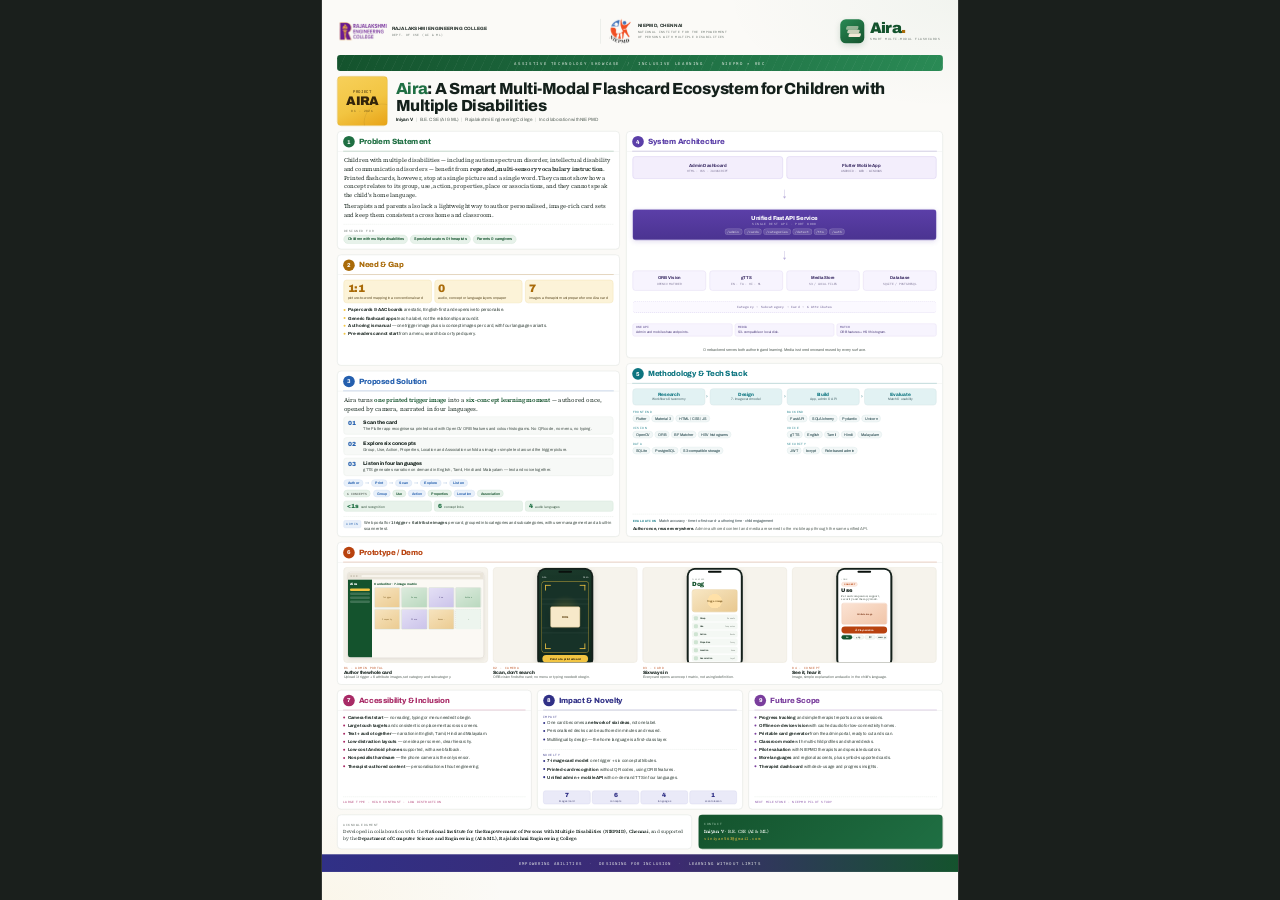
<file: aira-poster.html>
<!DOCTYPE html>
<html lang="en">
<head>
<meta charset="UTF-8">
<meta name="viewport" content="width=device-width, initial-scale=1.0">
<title>Aira — Smart Multi-Modal Flashcard Ecosystem | A2 Poster</title>
<link rel="preconnect" href="https://fonts.googleapis.com">
<link rel="preconnect" href="https://fonts.gstatic.com" crossorigin>
<link href="https://fonts.googleapis.com/css2?family=Archivo:wght@400;500;600;700;800;900&family=Source+Serif+4:ital,opsz,wght@0,8..60,400;0,8..60,600;1,8..60,400&family=IBM+Plex+Mono:wght@400;500;600&display=swap" rel="stylesheet">
<style>
/* ============================================================
   FIXED A2 STAGE — 1587 x 2245 px (420 x 594 mm at 96 dpi)
   The whole poster is authored at this size and scaled as one
   unit to the viewport. Nothing reflows for smaller screens.
   ============================================================ */
:root {
  --stage-bg: #1A1F1C;
  --paper: #FBFAF7;
  --card: #FFFFFF;
  --ink: #14201B;
  --muted: #5B665F;
  --line: #D7DCD6;
  --green: #1F6F43;
  --green-deep: #14532D;
  --green-soft: #E7F2EA;
  --amber: #A96A08;
  --amber-bright: #F2C542;
  --amber-soft: #FCF3D8;
  --blue: #245FAE;
  --blue-soft: #E8F0FA;
  --purple: #5B3FA8;
  --purple-soft: #EFEAFB;
  --teal: #0D7580;
  --teal-soft: #E2F2F3;
  --orange: #B8420E;
  --orange-soft: #FCEBE2;
  --pink: #A82A66;
  --pink-soft: #FBE8F1;
  --indigo: #303086;
  --indigo-soft: #EAEAF8;
  --plum: #7A3E9D;
  --plum-soft: #F2EAF7;
}

* { box-sizing: border-box; }
html, body { width:100%; height:100%; margin:0; overflow:hidden; background:var(--stage-bg); }
.deck-viewport { position:fixed; inset:0; overflow:hidden; background:var(--stage-bg); }

.deck-stage {
  position: absolute;
  left: 0; top: 0;
  width: 1587px;
  height: 2245px;
  overflow: hidden;
  transform-origin: 0 0;
  background: var(--paper);
  color: var(--ink);
}

/* ============================================================
   POSTER SHELL
   ============================================================ */
.poster {
  width: 1587px;
  height: 2245px;
  padding: 32px 38px 0;
  display: flex;
  flex-direction: column;
  gap: 13px;
  background:
    radial-gradient(900px 420px at 100% 0%, rgba(31,111,67,.045), transparent 65%),
    radial-gradient(700px 400px at 0% 100%, rgba(242,197,66,.07), transparent 65%),
    var(--paper);
}

/* reveal animation */
.rv { opacity: 0; transform: translateY(10px); animation: rise .62s cubic-bezier(.22,.75,.2,1) forwards; }
@keyframes rise { to { opacity: 1; transform: translateY(0); } }
@media (prefers-reduced-motion: reduce) {
  *, *::before, *::after { animation-duration: .01ms !important; transition-duration: .15s !important; }
}

/* ============================================================
   MASTHEAD — institution + programme logos
   ============================================================ */
.masthead {
  height: 92px;
  flex: 0 0 92px;
  display: flex;
  align-items: center;
  justify-content: space-between;
  gap: 20px;
  padding: 0 6px;
}
.logo-lockup { display: flex; align-items: center; gap: 12px; }
.logo-lockup img.rec { width: 118px; height: auto; object-fit: contain; }
.logo-lockup img.niepmd { width: 62px; height: 62px; object-fit: contain; }
.logo-lockup .divider { width: 1px; height: 46px; background: var(--line); }
.logo-copy { font-family: "IBM Plex Mono", monospace; font-size: 8.6px; letter-spacing: .1em; text-transform: uppercase; line-height: 1.5; color: var(--muted); }
.logo-copy b { display: block; font-family: "Archivo", sans-serif; font-size: 11.5px; letter-spacing: .03em; color: var(--ink); font-weight: 700; margin-bottom: 1px; }
.logo-lockup.partner { padding-left: 18px; border-left: 1px solid var(--line); }

.brand-lockup { display: flex; align-items: center; gap: 14px; }
.brand-mark {
  width: 60px; height: 60px; border-radius: 14px;
  background: linear-gradient(145deg, #2A8A55, #14532D);
  display: grid; place-items: center; position: relative;
  box-shadow: 0 6px 16px rgba(20,83,45,.18);
}
.brand-mark i {
  position: absolute; width: 30px; height: 9px; border-radius: 3px;
  background: #F4E9D8; transform: skewX(-16deg);
}
.brand-mark i:nth-child(1) { top: 17px; left: 15px; opacity: .55; }
.brand-mark i:nth-child(2) { top: 26px; left: 18px; opacity: .8; }
.brand-mark i:nth-child(3) { top: 35px; left: 21px; }
.brand-name { font-family: "Archivo", sans-serif; font-weight: 900; font-size: 38px; line-height: .9; letter-spacing: -.045em; color: var(--green-deep); }
.brand-name span { color: var(--amber); }
.brand-sub { font-family: "IBM Plex Mono", monospace; font-size: 8.5px; letter-spacing: .15em; text-transform: uppercase; color: var(--muted); margin-top: 3px; }

/* ============================================================
   TOP BANNER
   ============================================================ */
.banner {
  height: 40px; flex: 0 0 40px;
  border-radius: 8px;
  background: linear-gradient(90deg, #14532D 0%, #1F6F43 55%, #2A8A55 100%);
  color: #F4F8F2;
  display: flex; align-items: center; justify-content: center; gap: 18px;
  font-family: "IBM Plex Mono", monospace;
  font-size: 11px; letter-spacing: .19em; text-transform: uppercase;
  position: relative; overflow: hidden;
}
.banner::before {
  content: ""; position: absolute; inset: 0;
  background: repeating-linear-gradient(115deg, transparent 0 18px, rgba(255,255,255,.045) 18px 20px);
}
.banner span { position: relative; }
.banner .sep { opacity: .55; }

/* ============================================================
   TITLE ROW
   ============================================================ */
.title-row {
  height: 124px; flex: 0 0 124px;
  display: grid; grid-template-columns: 126px 1fr;
  gap: 20px; align-items: stretch;
}
.id-badge {
  border-radius: 10px;
  background: linear-gradient(155deg, #F7D05A, #F2C542 55%, #E8A317);
  border: 1px solid #D9A817;
  display: flex; flex-direction: column; align-items: center; justify-content: center;
  color: #33240A; position: relative; overflow: hidden;
}
.id-badge::after {
  content: ""; position: absolute; width: 90px; height: 90px; border-radius: 999px;
  border: 1px solid rgba(51,36,10,.18); right: -34px; bottom: -38px;
}
.id-badge .top { font-family: "IBM Plex Mono", monospace; font-size: 9px; letter-spacing: .2em; text-transform: uppercase; }
.id-badge .big { font-family: "Archivo", sans-serif; font-weight: 900; font-size: 31px; line-height: 1; letter-spacing: -.03em; margin: 4px 0 3px; }
.id-badge .bottom { font-family: "IBM Plex Mono", monospace; font-size: 7.5px; letter-spacing: .14em; text-transform: uppercase; opacity: .75; }

.title-copy { display: flex; flex-direction: column; justify-content: center; padding-right: 4px; }
.title-copy h1 {
  font-family: "Archivo", sans-serif;
  font-weight: 800;
  font-size: 40px;
  line-height: 1.06;
  letter-spacing: -.025em;
  margin: 0;
  color: var(--ink);
}
.title-copy h1 .aira { color: var(--green); }
.title-copy .team {
  margin-top: 8px;
  display: flex; flex-wrap: wrap; align-items: center; gap: 7px;
  font-family: "Archivo", sans-serif; font-size: 11.5px; color: var(--muted);
}
.title-copy .team b { color: var(--ink); font-weight: 700; }
.title-copy .team .pipe { color: #B9C2BB; }

/* ============================================================
   MAIN TWO-COLUMN GRID
   ============================================================ */
.main-grid {
  height: 1012px; flex: 0 0 1012px;
  display: grid;
  grid-template-columns: 1fr 1.12fr;
  gap: 16px;
}
.col { display: flex; flex-direction: column; gap: 13px; min-height: 0; }

/* ============================================================
   SECTION CARD
   ============================================================ */
.card {
  background: var(--card);
  border: 1px solid var(--line);
  border-radius: 10px;
  display: flex; flex-direction: column;
  min-height: 0; overflow: hidden;
  box-shadow: 0 1px 0 rgba(20,32,27,.02);
}
.card-head {
  flex: 0 0 auto;
  display: flex; align-items: center; gap: 10px;
  padding: 11px 14px 9px;
  border-bottom: 1px solid #E8EBE7;
  position: relative;
}
.card-head::after {
  content: ""; position: absolute; left: 14px; right: 14px; bottom: -1px;
  height: 2px; background: var(--accent, var(--green)); opacity: .28;
}
.num {
  width: 29px; height: 29px; flex: 0 0 29px; border-radius: 999px;
  background: var(--accent, var(--green)); color: #fff;
  font-family: "Archivo", sans-serif; font-weight: 800; font-size: 14px;
  display: grid; place-items: center; line-height: 1;
}
.card-head h2 {
  font-family: "Archivo", sans-serif; font-weight: 800;
  font-size: 19px; letter-spacing: -.015em; line-height: 1.1;
  margin: 0; color: var(--accent, var(--green));
}
.card-body {
  flex: 1 1 auto; min-height: 0;
  padding: 12px 15px 13px;
  display: flex; flex-direction: column;
}

/* accent variants */
.c1 { --accent: var(--green); }
.c2 { --accent: var(--amber); }
.c3 { --accent: var(--blue); }
.c4 { --accent: var(--purple); }
.c5 { --accent: var(--teal); }
.c6 { --accent: var(--orange); }
.c7 { --accent: var(--pink); }
.c8 { --accent: var(--indigo); }
.c9 { --accent: var(--plum); }

/* text primitives */
.prose {
  font-family: "Source Serif 4", Georgia, serif;
  font-size: 14.5px; line-height: 1.48; color: #26332C; margin: 0;
}
.prose + .prose { margin-top: 8px; }
.prose b { color: var(--ink); font-weight: 600; }
.note { font-family: "Archivo", sans-serif; font-size: 11.5px; line-height: 1.4; color: var(--muted); }
.label {
  font-family: "IBM Plex Mono", monospace; font-size: 8.5px;
  letter-spacing: .16em; text-transform: uppercase; color: var(--muted);
}
.chips { display: flex; flex-wrap: wrap; gap: 6px; }
.chip {
  font-family: "Archivo", sans-serif; font-size: 10px; font-weight: 600;
  padding: 4px 9px; border-radius: 999px; background: var(--green-soft); color: var(--green-deep);
  border: 1px solid #CFE2D4; line-height: 1.2;
}
.chip.alt { background: var(--blue-soft); color: var(--blue); border-color: #CFDDF2; }

/* ============================================================
   1 — PROBLEM STATEMENT
   ============================================================ */
.target-row { margin-top: auto; padding-top: 9px; border-top: 1px dashed #DCE2DC; }
.target-row .label { margin-bottom: 6px; }
.target-row .chips .chip { font-size: 9.5px; }

/* ============================================================
   2 — NEED & GAP
   ============================================================ */
.stat-grid { display: grid; grid-template-columns: repeat(3, 1fr); gap: 7px; margin-bottom: 10px; }
.stat {
  border-radius: 8px; padding: 8px 9px 7px;
  background: var(--amber-soft); border: 1px solid #F0DDA9;
}
.stat b { display: block; font-family: "Archivo", sans-serif; font-weight: 900; font-size: 27px; line-height: 1; color: var(--amber); letter-spacing: -.04em; }
.stat span { display: block; font-family: "Archivo", sans-serif; font-size: 8.8px; line-height: 1.28; color: #5B4A22; margin-top: 3px; }
.gap-list { list-style: none; padding: 0; margin: 0; display: flex; flex-direction: column; gap: 5px; }
.gap-list li { display: flex; gap: 7px; align-items: flex-start; font-family: "Archivo", sans-serif; font-size: 11px; line-height: 1.32; color: #33413A; }
.gap-list li::before { content: ""; flex: 0 0 5px; width: 5px; height: 5px; border-radius: 999px; background: var(--amber-bright); margin-top: 5px; }
.gap-list b { font-weight: 700; color: var(--ink); }

/* ============================================================
   3 — PROPOSED SOLUTION
   ============================================================ */
.solution-lead {
  font-family: "Source Serif 4", Georgia, serif;
  font-size: 15px; line-height: 1.42; margin: 0 0 9px; color: #22332A;
}
.solution-lead b { color: var(--green-deep); font-weight: 600; }
.feature-list { display: flex; flex-direction: column; gap: 7px; }
.feature {
  display: grid; grid-template-columns: 30px 1fr; gap: 9px;
  padding: 7px 9px; border-radius: 7px; background: #F7F9F7; border: 1px solid #E6EAE5;
}
.feature .fnum { font-family: "Archivo", sans-serif; font-weight: 900; font-size: 15px; color: var(--blue); line-height: 1.1; }
.feature h3 { font-family: "Archivo", sans-serif; font-size: 12.5px; margin: 0 0 1px; font-weight: 800; color: var(--ink); letter-spacing: -.01em; }
.feature p { font-family: "Archivo", sans-serif; font-size: 10.2px; line-height: 1.33; margin: 0; color: #44514A; }
.author-strip {
  margin-top: auto; padding-top: 8px;
  display: flex; gap: 8px; align-items: flex-start;
  border-top: 1px dashed #DCE2DC;
  font-family: "Archivo", sans-serif; font-size: 10.3px; line-height: 1.35; color: #3B4942;
}
.author-strip .tag { flex: 0 0 auto; font-family: "IBM Plex Mono", monospace; font-size: 8px; letter-spacing: .12em; text-transform: uppercase; color: var(--blue); background: var(--blue-soft); border: 1px solid #D2DFF1; padding: 3px 6px; border-radius: 4px; margin-top: 1px; }
.flowline { display: flex; align-items: center; gap: 5px; margin-top: 9px; }
.flowline span {
  font-family: "Archivo", sans-serif; font-size: 8.6px; font-weight: 700;
  letter-spacing: .03em; color: var(--blue);
  background: var(--blue-soft); border: 1px solid #D2DFF1;
  padding: 3px 9px; border-radius: 999px;
}
.flowline i { font-style: normal; color: #9DB7D8; font-family: "Archivo", sans-serif; font-size: 10px; font-weight: 700; }
.concept-strip { display: flex; align-items: center; flex-wrap: wrap; gap: 5px; margin-top: 8px; }
.concept-strip .lbl { font-family: "IBM Plex Mono", monospace; font-size: 7.4px; letter-spacing: .12em; text-transform: uppercase; color: var(--muted); margin-right: 2px; }
.concept-strip span { font-family: "Archivo", sans-serif; font-size: 8.8px; font-weight: 600; padding: 3px 8px; border-radius: 999px; background: var(--green-soft); border: 1px solid #CFE2D4; color: var(--green-deep); }
.concept-strip span:nth-child(even) { background: var(--blue-soft); border-color: #D2DFF1; color: var(--blue); }
.outcome-row { display: grid; grid-template-columns: repeat(3, 1fr); gap: 6px; margin-top: 9px; }
.outcome-row div { display: flex; align-items: baseline; gap: 6px; background: var(--green-soft); border: 1px solid #CFE2D4; border-radius: 6px; padding: 5px 8px; }
.outcome-row b { font-family: "Archivo", sans-serif; font-size: 15px; font-weight: 900; color: var(--green); line-height: 1; letter-spacing: -.03em; }
.outcome-row span { font-family: "Archivo", sans-serif; font-size: 8.2px; line-height: 1.2; color: #3B5A45; }

/* ============================================================
   4 — SYSTEM ARCHITECTURE
   ============================================================ */
.arch { display: flex; flex-direction: column; justify-content: space-between; height: 100%; }
.arch-row { display: grid; gap: 9px; }
.arch-row.two { grid-template-columns: 1fr 1fr; }
.arch-row.four { grid-template-columns: repeat(4, 1fr); }
.arch-box {
  border: 1px solid #D8D3E8; background: #FAF8FE; border-radius: 7px;
  padding: 11px 10px; text-align: center;
}
.arch-box .t { font-family: "Archivo", sans-serif; font-size: 11px; font-weight: 700; color: #33245E; line-height: 1.2; }
.arch-box .s { font-family: "IBM Plex Mono", monospace; font-size: 7.3px; letter-spacing: .06em; color: #766E90; margin-top: 2px; text-transform: uppercase; }
.arch-box.client { background: #F3EEFC; border-color: #CFC2EC; padding: 15px 10px; }
.arch-box.svc { background: #F7F4FE; border-color: #DDD5F0; padding: 12px 8px; }
.arch-box.svc .t { font-size: 10.4px; }
.arch-box.svc .s { font-size: 6.8px; }

.api-box {
  border: 1.5px solid #6B52B4; border-radius: 8px;
  background: linear-gradient(180deg, #5B3FA8, #4B3391);
  color: #fff; padding: 13px 10px 12px; text-align: center;
  box-shadow: 0 4px 12px rgba(91,63,168,.16);
}
.api-box .t { font-family: "Archivo", sans-serif; font-weight: 800; font-size: 14.5px; letter-spacing: -.01em; }
.api-box .s { font-family: "IBM Plex Mono", monospace; font-size: 7.8px; letter-spacing: .12em; opacity: .78; text-transform: uppercase; margin-top: 1px; }
.endpoints { display: flex; flex-wrap: wrap; justify-content: center; gap: 4px; margin-top: 7px; }
.endpoints span { font-family: "IBM Plex Mono", monospace; font-size: 7.6px; background: rgba(255,255,255,.14); border: 1px solid rgba(255,255,255,.22); padding: 2px 6px; border-radius: 999px; }

.flow-arrow { height: 22px; position: relative; display: flex; align-items: center; justify-content: center; }
.flow-arrow::before { content: ""; width: 1px; height: 100%; background: #B9AEDA; }
.flow-arrow::after {
  content: ""; position: absolute; bottom: 0; left: 50%; transform: translateX(-50%);
  border-left: 4px solid transparent; border-right: 4px solid transparent; border-top: 5px solid #B9AEDA;
}
.arch-caption { font-family: "Archivo", sans-serif; font-size: 9.6px; line-height: 1.35; color: var(--muted); text-align: center; }
.content-model {
  border: 1px dashed #CFC2EC; background: #FBF9FF; border-radius: 6px;
  padding: 8px 9px; display: flex; align-items: center; justify-content: center; gap: 6px;
  font-family: "IBM Plex Mono", monospace; font-size: 8px; color: #4C3C7A; letter-spacing: .04em;
}
.content-model i { font-style: normal; opacity: .45; }
.arch-notes { display: grid; grid-template-columns: repeat(3, 1fr); gap: 6px; }
.arch-notes div { background: #F7F4FE; border: 1px solid #E2DAF2; border-radius: 5px; padding: 5px 7px; font-family: "Archivo", sans-serif; font-size: 8.2px; line-height: 1.3; color: #4C3C7A; }
.arch-notes b { display: block; font-family: "IBM Plex Mono", monospace; font-size: 6.8px; letter-spacing: .1em; text-transform: uppercase; color: #8578AC; margin-bottom: 1px; }

/* ============================================================
   5 — METHODOLOGY & TECH STACK
   ============================================================ */
.workflow { display: grid; grid-template-columns: 1fr 12px 1fr 12px 1fr 12px 1fr; align-items: center; gap: 0; margin-bottom: 10px; }
.wf-step { border: 1px solid #CFE0E2; background: var(--teal-soft); border-radius: 8px; padding: 7px 6px 8px; text-align: center; }
.wf-step b { display: block; font-family: "Archivo", sans-serif; font-size: 11.5px; font-weight: 800; color: var(--teal); }
.wf-step span { display: block; font-family: "Archivo", sans-serif; font-size: 8.2px; color: #46646A; line-height: 1.25; margin-top: 2px; }
.wf-arrow { text-align: center; color: #77A9AE; font-family: "Archivo", sans-serif; font-weight: 800; font-size: 13px; }

.stack { display: grid; grid-template-columns: 1fr 1fr; gap: 8px 12px; }
.stack-group { display: flex; flex-direction: column; gap: 4px; }
.stack-group .k { font-family: "IBM Plex Mono", monospace; font-size: 7.8px; letter-spacing: .13em; text-transform: uppercase; color: var(--teal); }
.stack-group .v { display: flex; flex-wrap: wrap; gap: 4px; }
.stack-group .v span {
  font-family: "Archivo", sans-serif; font-size: 9.4px; font-weight: 500;
  padding: 3px 7px; border-radius: 999px; background: #F2F7F7; border: 1px solid #D8E7E8; color: #2F5055;
}
.method-note { margin-top: 6px; padding-top: 0; border-top: none; font-family: "Archivo", sans-serif; font-size: 10.2px; line-height: 1.38; color: var(--muted); }
.method-extra { margin-top: auto; padding-top: 9px; border-top: 1px dashed #DCE2DC; font-family: "Archivo", sans-serif; font-size: 9.6px; line-height: 1.4; color: #3B4E52; }
.method-extra b { font-family: "IBM Plex Mono", monospace; font-size: 7.6px; letter-spacing: .12em; text-transform: uppercase; color: var(--teal); margin-right: 4px; }
.method-note b { color: var(--ink); }

/* ============================================================
   6 — PROTOTYPE / DEMO (full width)
   ============================================================ */
.prototype { height: 356px; flex: 0 0 356px; --accent: var(--orange); }
.prototype .card-body { flex-direction: row; gap: 13px; padding: 12px 15px 12px; align-items: stretch; }
.screen-col { flex: 1 1 0; display: flex; flex-direction: column; min-width: 0; }
.screen-stage {
  flex: 1 1 auto; min-height: 0; border-radius: 8px;
  background: #F6F3EC; border: 1px solid #E6E0D5;
  display: grid; place-items: center; overflow: hidden; position: relative;
}
.screen-cap { flex: 0 0 auto; padding-top: 7px; }
.screen-cap .tag { font-family: "IBM Plex Mono", monospace; font-size: 7.6px; letter-spacing: .12em; text-transform: uppercase; color: var(--orange); }
.screen-cap h4 { font-family: "Archivo", sans-serif; font-size: 11.5px; font-weight: 800; margin: 1px 0 1px; letter-spacing: -.01em; }
.screen-cap p { font-family: "Archivo", sans-serif; font-size: 8.8px; line-height: 1.28; color: var(--muted); margin: 0; }

/* --- browser mock --- */
.browser {
  width: 95%; height: 91%; background: #fff; border: 1px solid #CFC8BB;
  border-radius: 7px; overflow: hidden; box-shadow: 0 5px 14px rgba(51,43,31,.09);
  display: flex; flex-direction: column;
}
.browser-bar { height: 18px; background: #EAE5DA; display: flex; align-items: center; gap: 3px; padding: 0 6px; flex: 0 0 18px; }
.browser-bar i { width: 4px; height: 4px; border-radius: 999px; background: #C0B8A9; display: block; }
.browser-bar .url { margin-left: 5px; flex: 1; height: 8px; border-radius: 999px; background: #F8F5EE; border: 1px solid #DDD6C9; }
.browser-app { flex: 1; display: grid; grid-template-columns: 60px 1fr; min-height: 0; }
.browser-side { background: #14532D; padding: 6px 5px; display: flex; flex-direction: column; gap: 4px; }
.browser-side .logo { font-family: "Archivo", sans-serif; font-size: 8px; font-weight: 900; color: #fff; margin-bottom: 3px; }
.browser-side .nav { height: 6px; border-radius: 3px; background: rgba(255,255,255,.18); }
.browser-side .nav.on { background: #F2C542; }
.browser-main { padding: 6px; background: #FBF9F4; overflow: hidden; }
.browser-main .h { font-family: "Archivo", sans-serif; font-size: 7.5px; font-weight: 800; color: #14532D; margin-bottom: 4px; }
.slot-grid { display: grid; grid-template-columns: repeat(4, 1fr); gap: 3px; }
.slot { aspect-ratio: 1.25; border-radius: 3px; border: 1px dashed #C9D6CB; background: #EDF5EE; display: grid; place-items: center; font-family: "IBM Plex Mono", monospace; font-size: 5px; color: #4E7C5B; }
.slot.filled { border-style: solid; background: linear-gradient(150deg,#F7E4BF,#EBCB91); color: #7A5A20; }
.slot.filled:nth-child(2n) { background: linear-gradient(150deg,#DCEBDD,#B9D8BE); color: #2D6A41; }
.slot.filled:nth-child(3n) { background: linear-gradient(150deg,#E4E0F5,#CBC3EA); color: #4B3C7A; }

/* --- phone mock --- */
.phone {
  width: 140px; height: 250px; border-radius: 22px;
  background: #14201B; padding: 5px; position: relative;
  box-shadow: 0 6px 16px rgba(51,43,31,.14);
}
.phone::before { content: ""; position: absolute; top: 8px; left: 50%; transform: translateX(-50%); width: 34px; height: 5px; border-radius: 999px; background: #0A100D; z-index: 5; }
.phone-screen { width: 100%; height: 100%; border-radius: 15px; overflow: hidden; background: #fff; display: flex; flex-direction: column; }

/* scan screen */
.scan { background: linear-gradient(165deg, #1B3A2B, #0E241A); color: #fff; position: relative; display: flex; flex-direction: column; }
.scan .topbar { height: 23px; padding: 12px 8px 0; display: flex; justify-content: space-between; align-items: center; font-family: "Archivo", sans-serif; font-size: 6px; opacity: .85; }
.scan .view { flex: 1; margin: 6px; border-radius: 8px; border: 1px solid rgba(242,197,66,.7); position: relative; background:
  radial-gradient(circle at 50% 44%, rgba(242,197,66,.22), transparent 38%),
  repeating-linear-gradient(0deg, rgba(255,255,255,.05) 0 1px, transparent 1px 12px),
  #173228; display: grid; place-items: center; overflow: hidden; }
.corner { position: absolute; width: 14px; height: 14px; border: 2px solid #F2C542; }
.corner.tl { top: 8px; left: 8px; border-right: none; border-bottom: none; }
.corner.tr { top: 8px; right: 8px; border-left: none; border-bottom: none; }
.corner.bl { bottom: 8px; left: 8px; border-right: none; border-top: none; }
.corner.br { bottom: 8px; right: 8px; border-left: none; border-top: none; }
.card-outline { width: 74px; height: 52px; border-radius: 4px; background: #F7E9C9; border: 1px solid #D9BE84; box-shadow: 0 6px 12px rgba(0,0,0,.2); display: grid; place-items: center; color: #6A4E1D; font-family: "Archivo", sans-serif; font-size: 7px; font-weight: 800; }
.scan-cta { margin: 0 8px 8px; height: 19px; border-radius: 999px; background: #F2C542; color: #2A1E06; display: grid; place-items: center; font-family: "Archivo", sans-serif; font-size: 6.5px; font-weight: 800; letter-spacing: .04em; }

/* card detail screen */
.card-screen { background: #FFF; padding: 21px 8px 8px; }
.card-screen .eyebrow { font-family: "IBM Plex Mono", monospace; font-size: 5px; letter-spacing: .12em; text-transform: uppercase; color: #7B857D; }
.card-screen h5 { font-family: "Archivo", sans-serif; font-size: 15px; font-weight: 900; margin: 1px 0 5px; color: #14532D; letter-spacing: -.03em; }
.card-screen .hero-img { height: 58px; border-radius: 7px; background: radial-gradient(circle at 50% 52%, #FFE1A8 0 28%, transparent 29%), linear-gradient(150deg,#F8E7C4,#E8C88F); border: 1px solid #E0C48A; margin-bottom: 6px; display: grid; place-items: center; }
.card-screen .hero-img span { font-family: "Archivo", sans-serif; font-size: 6px; color: #7A5A20; font-weight: 700; }
.concept-row { display: flex; align-items: center; gap: 4px; padding: 3.5px 5px; border-radius: 4px; background: #F4F8F4; margin-bottom: 3px; }
.concept-row i { width: 10px; height: 10px; border-radius: 3px; background: #CFE4D2; flex: 0 0 10px; }
.concept-row b { font-family: "Archivo", sans-serif; font-size: 5.6px; color: #273A2E; font-weight: 700; }
.concept-row span { margin-left: auto; font-family: "IBM Plex Mono", monospace; font-size: 4.6px; color: #7B857D; }

/* concept screen */
.concept-screen { background: #FFF; padding: 21px 8px 8px; display: flex; flex-direction: column; }
.concept-screen .back { font-family: "Archivo", sans-serif; font-size: 5.5px; color: #7B857D; }
.concept-screen .badge { align-self: flex-start; margin-top: 4px; font-family: "Archivo", sans-serif; font-size: 5px; font-weight: 800; letter-spacing: .06em; text-transform: uppercase; background: #FCEBE2; color: #B8420E; border: 1px solid #F3CDB9; border-radius: 999px; padding: 2px 5px; }
.concept-screen h5 { font-family: "Archivo", sans-serif; font-size: 13px; font-weight: 900; margin: 3px 0 2px; color: #14201B; letter-spacing: -.03em; }
.concept-screen .val { font-family: "Source Serif 4", serif; font-size: 6.5px; line-height: 1.3; color: #4C5A52; }
.concept-screen .img { height: 54px; border-radius: 6px; margin: 5px 0; background: linear-gradient(150deg,#FBE3D4,#F1C5A8); border: 1px solid #EDC1A6; display: grid; place-items: center; font-family: "Archivo", sans-serif; font-size: 5.5px; color: #8A4A2C; font-weight: 700; }
.audio-btn { height: 17px; border-radius: 999px; background: #B8420E; color: #fff; display: flex; align-items: center; justify-content: center; gap: 3px; font-family: "Archivo", sans-serif; font-size: 6px; font-weight: 700; }
.audio-btn i { display: flex; align-items: flex-end; gap: 1px; height: 6px; }
.audio-btn i b { width: 1px; background: #fff; display: block; animation: eq 1.2s ease-in-out infinite alternate; }
.audio-btn i b:nth-child(1){height:3px;} .audio-btn i b:nth-child(2){height:6px; animation-delay:.2s;} .audio-btn i b:nth-child(3){height:4px; animation-delay:.4s;}
@keyframes eq { to { height: 2px; } }
.lang-row { display: flex; gap: 2px; margin-top: 4px; }
.lang-row span { flex: 1; text-align: center; font-family: "Archivo", sans-serif; font-size: 4.6px; font-weight: 600; padding: 2px 0; border-radius: 999px; background: #F4F8F4; border: 1px solid #DDE7DE; color: #4C5A52; }
.lang-row span.on { background: #14532D; color: #fff; border-color: #14532D; }

/* ============================================================
   TRIPLE ROW — 7, 8, 9
   ============================================================ */
.triple { height: 298px; flex: 0 0 298px; display: grid; grid-template-columns: 1fr 1.06fr 1fr; gap: 14px; }
.triple .card-body { padding: 11px 14px 12px; }
.bullets { list-style: none; margin: 0; padding: 0; display: flex; flex-direction: column; gap: 6px; }
.bullets li { display: flex; gap: 6px; align-items: flex-start; font-family: "Archivo", sans-serif; font-size: 10.8px; line-height: 1.32; color: #33413A; }
.bullets li::before { content: ""; flex: 0 0 5px; width: 5px; height: 5px; border-radius: 999px; background: var(--accent); margin-top: 4px; }
.bullets b { color: var(--ink); font-weight: 700; }
.card-note { margin-top: auto; padding-top: 8px; border-top: 1px dashed #DCE2DC; font-family: "IBM Plex Mono", monospace; font-size: 7.8px; letter-spacing: .07em; text-transform: uppercase; color: var(--accent); }

.subhead { font-family: "IBM Plex Mono", monospace; font-size: 8px; letter-spacing: .14em; text-transform: uppercase; color: var(--accent); margin: 0 0 4px; }
.subhead + .bullets { margin-bottom: 8px; }
.mini-split { display: flex; flex-direction: column; height: 100%; }
.mini-split .half + .half { margin-top: auto; padding-top: 8px; border-top: 1px dashed #DCE2DC; }

.metric-row { display: grid; grid-template-columns: repeat(4, 1fr); gap: 4px; margin-top: auto; padding-top: 8px; }
.metric-row div { text-align: center; background: var(--indigo-soft); border: 1px solid #D5D5EE; border-radius: 6px; padding: 4px 2px; }
.metric-row b { display: block; font-family: "Archivo", sans-serif; font-size: 15px; font-weight: 900; color: var(--indigo); line-height: 1; }
.metric-row span { display: block; font-family: "Archivo", sans-serif; font-size: 6.5px; color: #4C4C7A; margin-top: 2px; line-height: 1.15; }

/* ============================================================
   ACKNOWLEDGMENT + CONTACT
   ============================================================ */
.ack {
  height: 86px; flex: 0 0 86px;
  display: grid; grid-template-columns: 1.45fr 1fr;
  gap: 16px; align-items: stretch;
}
.ack-box {
  border: 1px solid var(--line); border-radius: 10px; background: #FFFFFF;
  padding: 11px 14px; display: flex; flex-direction: column; justify-content: center;
}
.ack-box .label { margin-bottom: 4px; }
.ack-box p { font-family: "Source Serif 4", Georgia, serif; font-size: 11.5px; line-height: 1.42; margin: 0; color: #33413A; }
.ack-box p b { color: var(--ink); font-weight: 600; }
.ack-box.contact { background: linear-gradient(135deg, #14532D, #1F6F43); border-color: #14532D; color: #fff; }
.ack-box.contact .label { color: #BFE0C8; }
.ack-box.contact p { color: #E9F3EA; }
.ack-box.contact b { color: #fff; }
.ack-box.contact .mail { font-family: "IBM Plex Mono", monospace; font-size: 11px; color: #F2C542; margin-top: 3px; }

/* ============================================================
   FOOTER BAND
   ============================================================ */
.footer {
  height: 44px; flex: 0 0 44px;
  margin: 0 -38px;
  background: linear-gradient(90deg, #303086, #3D2A72 55%, #14532D);
  color: #F4F8F2;
  display: flex; align-items: center; justify-content: center; gap: 18px;
  font-family: "IBM Plex Mono", monospace;
  font-size: 10px; letter-spacing: .18em; text-transform: uppercase;
}
.footer .sep { opacity: .5; }

/* ============================================================
   PRINT — A2 portrait, one page, exact colours
   ============================================================ */
@page { size: 420mm 594mm; margin: 0; }
@media print {
  html, body { width: 1587px; height: 2245px; overflow: hidden; background: #fff; }
  .deck-viewport { position: static; overflow: visible; background: #fff; }
  .deck-stage { position: static; width: 1587px; height: 2245px; transform: none !important; }
  .rv { opacity: 1 !important; transform: none !important; animation: none !important; }
  * { -webkit-print-color-adjust: exact; print-color-adjust: exact; }
}
</style>
</head>
<body>
<div class="deck-viewport">
  <main class="deck-stage poster">

    <!-- ================= MASTHEAD ================= -->
    <header class="masthead rv" style="animation-delay:.02s">
      <div class="logo-lockup">
        <img class="rec" src="user/frontend/assets/rec-logo-small-nobg.png" alt="Rajalakshmi Engineering College">
        <div class="logo-copy">
          <b>Rajalakshmi Engineering College</b>
          Dept. of CSE (AI &amp; ML)
        </div>
      </div>
      <div class="logo-lockup partner">
        <img class="niepmd" src="user/frontend/assets/niepmd-logo.png" alt="NIEPMD">
        <div class="logo-copy">
          <b>NIEPMD, Chennai</b>
          National Institute for the Empowerment<br>
          of Persons with Multiple Disabilities
        </div>
      </div>
      <div class="brand-lockup">
        <div class="brand-mark" aria-hidden="true"><i></i><i></i><i></i></div>
        <div>
          <div class="brand-name">Aira<span>.</span></div>
          <div class="brand-sub">Smart multi-modal flashcards</div>
        </div>
      </div>
    </header>

    <!-- ================= BANNER ================= -->
    <div class="banner rv" style="animation-delay:.06s">
      <span>Assistive Technology Showcase</span><span class="sep">/</span>
      <span>Inclusive Learning</span><span class="sep">/</span>
      <span>NIEPMD × REC</span>
    </div>

    <!-- ================= TITLE ================= -->
    <section class="title-row rv" style="animation-delay:.1s">
      <div class="id-badge">
        <div class="top">Project</div>
        <div class="big">AIRA</div>
        <div class="bottom">01 · 2026</div>
      </div>
      <div class="title-copy">
        <h1><span class="aira">Aira</span>: A Smart Multi-Modal Flashcard Ecosystem for Children with Multiple Disabilities</h1>
        <div class="team">
          <b>Iniyan V</b>
          <span class="pipe">|</span>
          <span>B.E. CSE (AI &amp; ML)</span>
          <span class="pipe">|</span>
          <span>Rajalakshmi Engineering College</span>
          <span class="pipe">|</span>
          <span>In collaboration with NIEPMD</span>
        </div>
      </div>
    </section>

    <!-- ================= MAIN GRID ================= -->
    <div class="main-grid rv" style="animation-delay:.14s">

      <!-- LEFT COLUMN -->
      <div class="col">

        <!-- 1 -->
        <section class="card c1" style="flex:0.98">
          <div class="card-head"><span class="num">1</span><h2>Problem Statement</h2></div>
          <div class="card-body">
            <p class="prose">Children with multiple disabilities — including autism spectrum disorder, intellectual disability and communication disorders — benefit from <b>repeated, multi-sensory vocabulary instruction</b>. Printed flashcards, however, stop at a single picture and a single word. They cannot show how a concept relates to its group, use, action, properties, place or associations, and they cannot speak the child's home language.</p>
            <p class="prose">Therapists and parents also lack a lightweight way to author personalised, image-rich card sets and keep them consistent across home and classroom.</p>
            <div class="target-row">
              <div class="label">Designed for</div>
              <div class="chips">
                <span class="chip">Children with multiple disabilities</span>
                <span class="chip">Special educators &amp; therapists</span>
                <span class="chip">Parents &amp; caregivers</span>
              </div>
            </div>
          </div>
        </section>

        <!-- 2 -->
        <section class="card c2" style="flex:0.92">
          <div class="card-head"><span class="num">2</span><h2>Need &amp; Gap</h2></div>
          <div class="card-body">
            <div class="stat-grid">
              <div class="stat"><b>1:1</b><span>picture-to-word mapping in a conventional card</span></div>
              <div class="stat"><b>0</b><span>audio, concept or language layers on paper</span></div>
              <div class="stat"><b>7</b><span>images a therapist must prepare for one Aira card</span></div>
            </div>
            <ul class="gap-list">
              <li><span><b>Paper cards &amp; AAC boards</b> are static, English-first and expensive to personalise.</span></li>
              <li><span><b>Generic flashcard apps</b> teach a label, not the relationships around it.</span></li>
              <li><span><b>Authoring is manual</b> — one trigger image plus six concept images per card, with four language variants.</span></li>
              <li><span><b>Pre-readers cannot start</b> from a menu, search box or typed query.</span></li>
            </ul>
          </div>
        </section>

        <!-- 3 -->
        <section class="card c3" style="flex:1.38">
          <div class="card-head"><span class="num">3</span><h2>Proposed Solution</h2></div>
          <div class="card-body">
            <p class="solution-lead">Aira turns <b>one printed trigger image</b> into a <b>six-concept learning moment</b> — authored once, opened by camera, narrated in four languages.</p>
            <div class="feature-list">
              <div class="feature">
                <div class="fnum">01</div>
                <div>
                  <h3>Scan the card</h3>
                  <p>The Flutter app recognises a printed card with OpenCV ORB features and colour histograms. No QR code, no menu, no typing.</p>
                </div>
              </div>
              <div class="feature">
                <div class="fnum">02</div>
                <div>
                  <h3>Explore six concepts</h3>
                  <p>Group, Use, Action, Properties, Location and Association unfold as image + simple text around the trigger picture.</p>
                </div>
              </div>
              <div class="feature">
                <div class="fnum">03</div>
                <div>
                  <h3>Listen in four languages</h3>
                  <p>gTTS generates narration on demand in English, Tamil, Hindi and Malayalam — text and voice together.</p>
                </div>
              </div>
            </div>
            <div class="flowline">
              <span>Author</span><i>→</i><span>Print</span><i>→</i><span>Scan</span><i>→</i><span>Explore</span><i>→</i><span>Listen</span>
            </div>
            <div class="concept-strip">
              <span class="lbl">6 concepts</span>
              <span>Group</span><span>Use</span><span>Action</span><span>Properties</span><span>Location</span><span>Association</span>
            </div>
            <div class="outcome-row">
              <div><b>&lt;1s</b><span>card recognition</span></div>
              <div><b>6</b><span>concept links</span></div>
              <div><b>4</b><span>audio languages</span></div>
            </div>
            <div class="author-strip">
              <span class="tag">Admin</span>
              <span>Web portal for <b>1 trigger + 6 attribute images</b> per card, grouped into categories and subcategories, with user management and a built-in scanner test.</span>
            </div>
          </div>
        </section>
      </div>

      <!-- RIGHT COLUMN -->
      <div class="col">

        <!-- 4 -->
        <section class="card c4" style="flex:1.18">
          <div class="card-head"><span class="num">4</span><h2>System Architecture</h2></div>
          <div class="card-body">
            <div class="arch">
              <div class="arch-row two">
                <div class="arch-box client">
                  <div class="t">Admin Dashboard</div>
                  <div class="s">HTML · CSS · JavaScript</div>
                </div>
                <div class="arch-box client">
                  <div class="t">Flutter Mobile App</div>
                  <div class="s">Android · Web · Windows</div>
                </div>
              </div>

              <div class="flow-arrow"></div>

              <div class="api-box">
                <div class="t">Unified FastAPI Service</div>
                <div class="s">single REST API · port 8000</div>
                <div class="endpoints">
                  <span>/admin</span><span>/cards</span><span>/categories</span>
                  <span>/detect</span><span>/tts</span><span>/auth</span>
                </div>
              </div>

              <div class="flow-arrow"></div>

              <div class="arch-row four">
                <div class="arch-box svc">
                  <div class="t">ORB Vision</div>
                  <div class="s">OpenCV matcher</div>
                </div>
                <div class="arch-box svc">
                  <div class="t">gTTS</div>
                  <div class="s">EN · TA · HI · ML</div>
                </div>
                <div class="arch-box svc">
                  <div class="t">Media Store</div>
                  <div class="s">S3 / local files</div>
                </div>
                <div class="arch-box svc">
                  <div class="t">Database</div>
                  <div class="s">SQLite / PostgreSQL</div>
                </div>
              </div>

              <div class="content-model">
                Category <i>→</i> Subcategory <i>→</i> Card <i>→</i> 6 Attributes
              </div>

              <div class="arch-notes">
                <div><b>One API</b>Admin and mobile share endpoints.</div>
                <div><b>Media</b>S3-compatible or local disk.</div>
                <div><b>Match</b>ORB features + HSV histogram.</div>
              </div>

              <div class="arch-caption">One backend serves both authoring and learning. Media is stored once and reused by every surface.</div>
            </div>
          </div>
        </section>

        <!-- 5 -->
        <section class="card c5" style="flex:0.9">
          <div class="card-head"><span class="num">5</span><h2>Methodology &amp; Tech Stack</h2></div>
          <div class="card-body">
            <div class="workflow">
              <div class="wf-step"><b>Research</b><span>Workflows &amp; taxonomy</span></div>
              <div class="wf-arrow">›</div>
              <div class="wf-step"><b>Design</b><span>7-image card model</span></div>
              <div class="wf-arrow">›</div>
              <div class="wf-step"><b>Build</b><span>App, admin &amp; API</span></div>
              <div class="wf-arrow">›</div>
              <div class="wf-step"><b>Evaluate</b><span>Match &amp; usability</span></div>
            </div>

            <div class="stack">
              <div class="stack-group">
                <div class="k">Frontend</div>
                <div class="v"><span>Flutter</span><span>Material 3</span><span>HTML / CSS / JS</span></div>
              </div>
              <div class="stack-group">
                <div class="k">Backend</div>
                <div class="v"><span>FastAPI</span><span>SQLAlchemy</span><span>Pydantic</span><span>Uvicorn</span></div>
              </div>
              <div class="stack-group">
                <div class="k">Vision</div>
                <div class="v"><span>OpenCV</span><span>ORB</span><span>BFMatcher</span><span>HSV histograms</span></div>
              </div>
              <div class="stack-group">
                <div class="k">Voice</div>
                <div class="v"><span>gTTS</span><span>English</span><span>Tamil</span><span>Hindi</span><span>Malayalam</span></div>
              </div>
              <div class="stack-group">
                <div class="k">Data</div>
                <div class="v"><span>SQLite</span><span>PostgreSQL</span><span>S3-compatible storage</span></div>
              </div>
              <div class="stack-group">
                <div class="k">Security</div>
                <div class="v"><span>JWT</span><span>bcrypt</span><span>Role-based admin</span></div>
              </div>
            </div>

            <div class="method-extra"><b>Evaluation</b> Match accuracy · time-to-first-card · authoring time · child engagement</div>
            <div class="method-note"><b>Author once, reuse everywhere.</b> Admin-authored content and media are served to the mobile app through the same unified API.</div>
          </div>
        </section>
      </div>
    </div>

    <!-- ================= 6 — PROTOTYPE ================= -->
    <section class="card prototype rv" style="animation-delay:.18s">
      <div class="card-head"><span class="num">6</span><h2>Prototype / Demo</h2></div>
      <div class="card-body">

        <div class="screen-col">
          <div class="screen-stage">
            <div class="browser">
              <div class="browser-bar"><i></i><i></i><i></i><div class="url"></div></div>
              <div class="browser-app">
                <div class="browser-side">
                  <div class="logo">Aira</div>
                  <div class="nav on"></div><div class="nav"></div><div class="nav"></div><div class="nav"></div>
                </div>
                <div class="browser-main">
                  <div class="h">Card editor · 7-image matrix</div>
                  <div class="slot-grid">
                    <div class="slot filled">Trigger</div>
                    <div class="slot filled">Group</div>
                    <div class="slot filled">Use</div>
                    <div class="slot filled">Action</div>
                    <div class="slot filled">Property</div>
                    <div class="slot filled">Place</div>
                    <div class="slot filled">Assoc.</div>
                    <div class="slot">+</div>
                  </div>
                </div>
              </div>
            </div>
          </div>
          <div class="screen-cap">
            <div class="tag">01 · Admin portal</div>
            <h4>Author the whole card</h4>
            <p>Upload 1 trigger + 6 attribute images, set category and subcategory.</p>
          </div>
        </div>

        <div class="screen-col">
          <div class="screen-stage">
            <div class="phone">
              <div class="phone-screen scan">
                <div class="topbar"><span>Aira</span><span>Scan</span></div>
                <div class="view">
                  <span class="corner tl"></span><span class="corner tr"></span>
                  <span class="corner bl"></span><span class="corner br"></span>
                  <div class="card-outline">DOG</div>
                </div>
                <div class="scan-cta">Point at a printed card</div>
              </div>
            </div>
          </div>
          <div class="screen-cap">
            <div class="tag">02 · Camera</div>
            <h4>Scan, don't search</h4>
            <p>ORB vision finds the card; no menu or typing needed to begin.</p>
          </div>
        </div>

        <div class="screen-col">
          <div class="screen-stage">
            <div class="phone">
              <div class="phone-screen card-screen">
                <div class="eyebrow">Flashcard</div>
                <h5>Dog</h5>
                <div class="hero-img"><span>Trigger image</span></div>
                <div class="concept-row"><i></i><b>Group</b><span>Mammals</span></div>
                <div class="concept-row"><i></i><b>Use</b><span>Companion</span></div>
                <div class="concept-row"><i></i><b>Action</b><span>Barks</span></div>
                <div class="concept-row"><i></i><b>Properties</b><span>Furry</span></div>
                <div class="concept-row"><i></i><b>Location</b><span>Home</span></div>
                <div class="concept-row"><i></i><b>Association</b><span>Loyal</span></div>
              </div>
            </div>
          </div>
          <div class="screen-cap">
            <div class="tag">03 · Card</div>
            <h4>Six ways in</h4>
            <p>Every card opens a concept matrix, not a single definition.</p>
          </div>
        </div>

        <div class="screen-col">
          <div class="screen-stage">
            <div class="phone">
              <div class="phone-screen concept-screen">
                <div class="back">‹ Card</div>
                <div class="badge">Concept</div>
                <h5>Use</h5>
                <div class="val">Pet and companion; support, security and therapy work.</div>
                <div class="img">Attribute image</div>
                <div class="audio-btn"><i><b></b><b></b><b></b></i> Play narration</div>
                <div class="lang-row"><span class="on">EN</span><span>தமிழ்</span><span>हिंदी</span><span>മലയാളം</span></div>
              </div>
            </div>
          </div>
          <div class="screen-cap">
            <div class="tag">04 · Concept</div>
            <h4>See it, hear it</h4>
            <p>Image, simple explanation and audio in the child's language.</p>
          </div>
        </div>

      </div>
    </section>

    <!-- ================= 7, 8, 9 ================= -->
    <div class="triple rv" style="animation-delay:.22s">

      <section class="card c7">
        <div class="card-head"><span class="num">7</span><h2>Accessibility &amp; Inclusion</h2></div>
        <div class="card-body">
          <ul class="bullets">
            <li><span><b>Camera-first start</b> — no reading, typing or menu needed to begin.</span></li>
            <li><span><b>Large touch targets</b> and consistent icon placement across screens.</span></li>
            <li><span><b>Text + audio together</b> — narration in English, Tamil, Hindi and Malayalam.</span></li>
            <li><span><b>Low-distraction layouts</b> — one idea per screen, clear hierarchy.</span></li>
            <li><span><b>Low-cost Android phones</b> supported, with a web fallback.</span></li>
            <li><span><b>No specialist hardware</b> — the phone camera is the only sensor.</span></li>
            <li><span><b>Therapist-authored content</b> — personalisation without engineering.</span></li>
          </ul>
          <div class="card-note">Large type · high contrast · low distraction</div>
        </div>
      </section>

      <section class="card c8">
        <div class="card-head"><span class="num">8</span><h2>Impact &amp; Novelty</h2></div>
        <div class="card-body mini-split">
          <div class="half">
            <div class="subhead">Impact</div>
            <ul class="bullets">
              <li><span>One card becomes a <b>network of six ideas</b>, not one label.</span></li>
              <li><span>Personalised decks can be authored in minutes and reused.</span></li>
              <li><span>Multilingual by design — the home language is a first-class layer.</span></li>
            </ul>
          </div>
          <div class="half">
            <div class="subhead">Novelty</div>
            <ul class="bullets">
              <li><span><b>7-image card model</b>: one trigger + six concept attributes.</span></li>
              <li><span><b>Printed-card recognition</b> without QR codes, using ORB features.</span></li>
              <li><span><b>Unified admin + mobile API</b> with on-demand TTS in four languages.</span></li>
            </ul>
          </div>
          <div class="metric-row">
            <div><b>7</b><span>images / card</span></div>
            <div><b>6</b><span>concepts</span></div>
            <div><b>4</b><span>languages</span></div>
            <div><b>1</b><span>scan to lesson</span></div>
          </div>
        </div>
      </section>

      <section class="card c9">
        <div class="card-head"><span class="num">9</span><h2>Future Scope</h2></div>
        <div class="card-body">
          <ul class="bullets">
            <li><span><b>Progress tracking</b> and simple therapist reports across sessions.</span></li>
            <li><span><b>Offline on-device vision</b> with cached audio for low-connectivity homes.</span></li>
            <li><span><b>Printable card generator</b> from the admin portal, ready to cut and scan.</span></li>
            <li><span><b>Classroom mode</b> with multi-child profiles and shared decks.</span></li>
            <li><span><b>Pilot evaluation</b> with NIEPMD therapists and special educators.</span></li>
            <li><span><b>More languages</b> and regional accents, plus symbol-supported cards.</span></li>
            <li><span><b>Therapist dashboard</b> with deck-usage and progress insights.</span></li>
          </ul>
          <div class="card-note">Next milestone · NIEPMD pilot study</div>
        </div>
      </section>
    </div>

    <!-- ================= ACKNOWLEDGMENT + CONTACT ================= -->
    <section class="ack rv" style="animation-delay:.26s">
      <div class="ack-box">
        <div class="label">Acknowledgment</div>
        <p>Developed in collaboration with the <b>National Institute for the Empowerment of Persons with Multiple Disabilities (NIEPMD), Chennai</b>, and supported by the <b>Department of Computer Science and Engineering (AI &amp; ML), Rajalakshmi Engineering College</b>.</p>
      </div>
      <div class="ack-box contact">
        <div class="label">Contact</div>
        <p><b>Iniyan V</b> · B.E. CSE (AI &amp; ML)</p>
        <p class="mail">viniyan563@gmail.com</p>
      </div>
    </section>

    <!-- ================= FOOTER ================= -->
    <footer class="footer rv" style="animation-delay:.3s">
      <span>Empowering abilities</span><span class="sep">·</span>
      <span>Designing for inclusion</span><span class="sep">·</span>
      <span>Learning without limits</span>
    </footer>

  </main>
</div>

<script>
/* Scale the fixed A2 canvas to fit any screen without reflowing content. */
const stage = document.querySelector('.deck-stage');
const W = 1587, H = 2245;
function fit() {
  const s = Math.min(window.innerWidth / W, window.innerHeight / H);
  const x = (window.innerWidth - W * s) / 2;
  const y = (window.innerHeight - H * s) / 2;
  stage.style.transform = `translate(${x}px, ${y}px) scale(${s})`;
}
window.addEventListener('resize', fit);
fit();
</script>
</body>
</html>
</file>
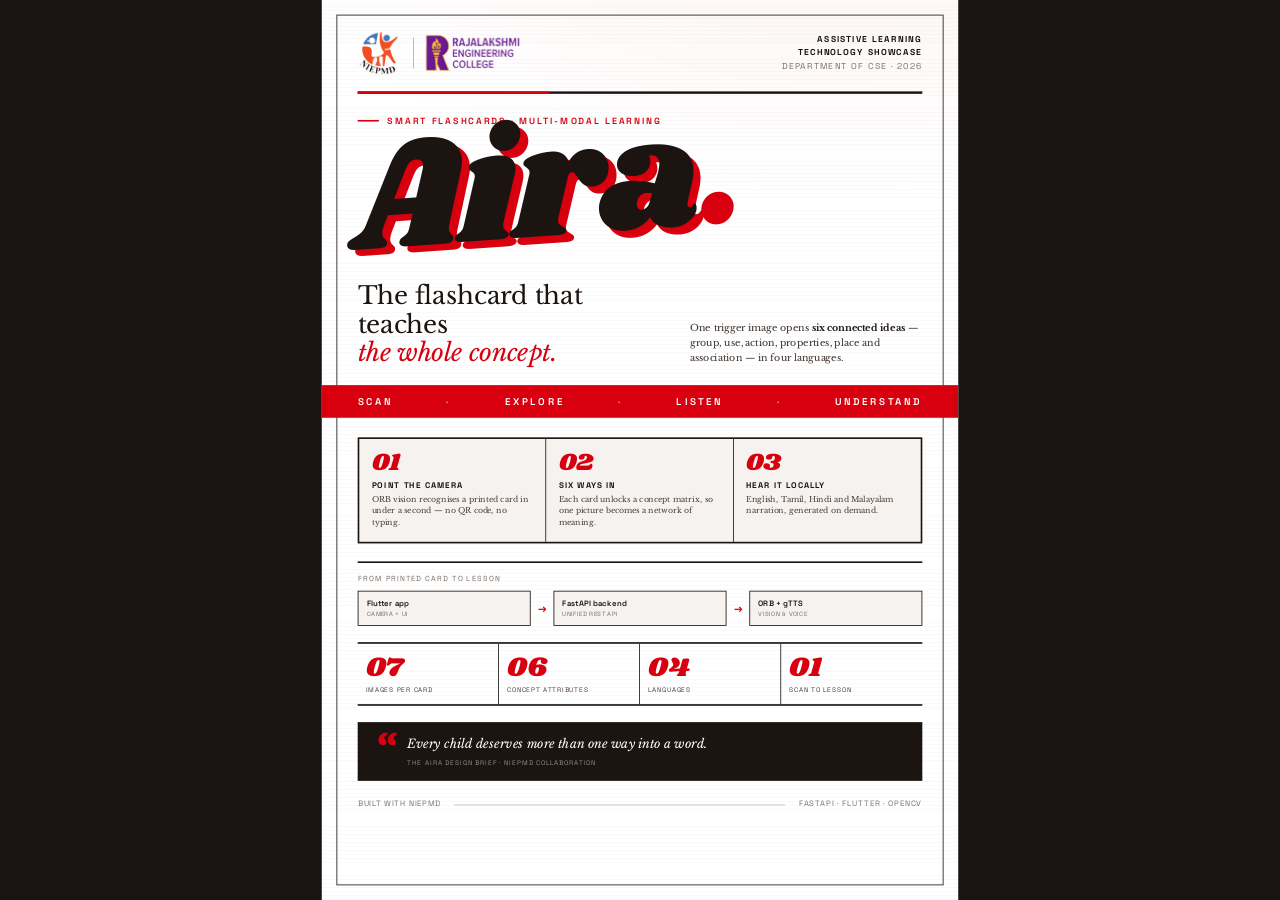
<file: .frontend-slides/slide-previews/style-a.html>
<!DOCTYPE html>
<html lang="en">
<head>
<meta charset="UTF-8">
<meta name="viewport" content="width=device-width, initial-scale=1.0">
<title>Aira Poster — Editorial Red</title>
<link rel="preconnect" href="https://fonts.googleapis.com">
<link rel="preconnect" href="https://fonts.gstatic.com" crossorigin>
<link href="https://fonts.googleapis.com/css2?family=Shrikhand&family=Libre+Baskerville:ital,wght@0,400;0,700;1,400&family=Space+Grotesk:wght@400;500;600;700&display=swap" rel="stylesheet">
<style>
/* === FIXED STAGE BASE (from viewport-base.css) === */
html, body { width:100%; height:100%; margin:0; overflow:hidden; background:var(--stage-bg,#000); }
.deck-viewport { position:fixed; inset:0; overflow:hidden; background:var(--stage-bg,#000); }
.deck-stage { position:absolute; left:0; top:0; width:1920px; height:1080px; overflow:hidden; transform-origin:0 0; background:var(--slide-bg,#fff); }
.slide { position:absolute; inset:0; width:1920px; height:1080px; overflow:hidden; display:block; visibility:hidden; opacity:0; pointer-events:none; background:var(--slide-bg,#fff); }
.slide.active, .slide.visible { visibility:visible; opacity:1; pointer-events:auto; z-index:1; }
img, video, canvas, svg { max-width:100%; max-height:100%; }
.deck-controls { position:fixed; left:50%; bottom:22px; transform:translateX(-50%); z-index:1000; }
@media print { html,body{width:1920px;height:auto;overflow:visible;background:#fff;} .deck-viewport{position:static;overflow:visible;background:#fff;} .deck-stage{position:static;width:auto;height:auto;transform:none!important;background:none;} .slide{position:relative;display:block!important;visibility:visible!important;opacity:1!important;pointer-events:auto!important;width:1920px;height:1080px;break-after:page;page-break-after:always;} .slide:last-child{break-after:auto;page-break-after:auto;} .deck-controls{display:none!important;} }
@media (prefers-reduced-motion: reduce) { *,*::before,*::after{animation-duration:0.01ms!important;transition-duration:0.2s!important;} }

/* === POSTER STAGE — A2 PORTRAIT PROPORTION (780 x 1103) === */
:root {
  --stage-bg: #191411;
  --paper: #FFFFFF;
  --off: #F5F2EF;
  --ink: #1C1410;
  --red: #D8000F;
  --muted: #7A6F68;
}
.deck-stage { width:780px; height:1103px; background:var(--paper); color:var(--ink); }

/* === PAPER TEXTURE + FRAME === */
.poster {
  position:relative;
  padding:38px 44px 40px;
  box-sizing:border-box;
  background:
    radial-gradient(1200px 600px at 80% -10%, rgba(216,0,15,0.045), transparent 60%),
    repeating-linear-gradient(0deg, rgba(28,20,16,0.022) 0 1px, transparent 1px 5px),
    var(--paper);
}
.poster::after {
  content:""; position:absolute; inset:18px; border:1.5px solid var(--ink); pointer-events:none;
}

/* === MASTHEAD === */
.masthead { display:flex; align-items:center; justify-content:space-between; gap:16px; position:relative; z-index:2; }
.logos { display:flex; align-items:center; gap:14px; }
.logos img.niepmd { width:54px; height:54px; object-fit:contain; }
.logos img.rec { width:116px; height:auto; object-fit:contain; }
.logos .divider { width:1px; height:38px; background:rgba(28,20,16,.35); }
.meta { text-align:right; font-family:"Space Grotesk",sans-serif; font-size:10.5px; line-height:1.55; letter-spacing:.14em; text-transform:uppercase; color:var(--muted); }
.meta strong { color:var(--ink); font-weight:700; }
.top-rule { height:3px; background:var(--ink); margin:20px 0 0; position:relative; z-index:2; }
.top-rule span { display:block; height:3px; width:34%; background:var(--red); margin-top:3px; }

/* === HERO === */
.hero { position:relative; z-index:2; padding-top:26px; }
.eyebrow { font-family:"Space Grotesk",sans-serif; font-size:11px; font-weight:600; letter-spacing:.22em; text-transform:uppercase; color:var(--red); display:flex; align-items:center; gap:10px; }
.eyebrow::before { content:""; width:26px; height:2px; background:var(--red); }

.display {
  font-family:"Shrikhand",serif;
  font-weight:400;
  font-size:194px;
  line-height:.82;
  letter-spacing:-.02em;
  margin:14px 0 0 -8px;
  transform:rotate(-4deg);
  transform-origin:left center;
  color:var(--ink);
  text-shadow:9px 9px 0 var(--red);
  position:relative;
}
.display .dot { color:var(--red); text-shadow:none; }

.hero-grid { display:grid; grid-template-columns:1.15fr .85fr; gap:22px; margin-top:18px; align-items:end; }
.tagline { font-family:"Libre Baskerville",serif; font-size:30px; line-height:1.16; margin:0; letter-spacing:-.01em; }
.tagline em { color:var(--red); font-style:italic; }
.blurb { font-family:"Libre Baskerville",serif; font-size:11.5px; line-height:1.62; margin:0 0 2px; color:#3A2E27; }
.blurb b { color:var(--ink); }

/* === RED BAND === */
.band {
  margin:22px -44px 0; background:var(--red); color:#fff;
  font-family:"Space Grotesk",sans-serif; font-size:12px; font-weight:600;
  letter-spacing:.26em; text-transform:uppercase;
  display:flex; justify-content:space-between; padding:12px 44px;
  position:relative; z-index:2;
}
.band span:nth-child(even) { opacity:.55; }

/* === HINT OF POSTER CONTENT === */
.teaser { display:grid; grid-template-columns:1fr 1fr 1fr; gap:0; border:2px solid var(--ink); margin-top:24px; position:relative; z-index:2; background:var(--off); }
.teaser .cell { padding:14px 15px 16px; border-right:1.5px solid var(--ink); }
.teaser .cell:last-child { border-right:none; }
.teaser .num { font-family:"Shrikhand",serif; font-size:30px; line-height:1; color:var(--red); }
.teaser h3 { font-family:"Space Grotesk",sans-serif; font-size:10px; letter-spacing:.12em; text-transform:uppercase; margin:6px 0 5px; }
.teaser p { font-family:"Libre Baskerville",serif; font-size:9.5px; line-height:1.45; margin:0; color:#4A3C34; }

/* === PIPELINE === */
.pipeline { margin-top:22px; border-top:2px solid var(--ink); padding-top:13px; position:relative; z-index:2; }
.pipeline .label { font-family:"Space Grotesk",sans-serif; font-size:9px; letter-spacing:.16em; text-transform:uppercase; color:var(--muted); margin-bottom:9px; }
.pipe-row { display:flex; align-items:center; gap:9px; }
.pipe {
  flex:1; border:1.5px solid var(--ink); background:var(--off); padding:9px 10px;
  font-family:"Space Grotesk",sans-serif; font-size:9.5px; font-weight:600; letter-spacing:.03em;
}
.pipe small { display:block; font-size:7.5px; font-weight:400; letter-spacing:.06em; text-transform:uppercase; color:var(--muted); margin-top:2px; }
.pipe-arrow { font-family:"Space Grotesk",sans-serif; color:var(--red); font-weight:700; font-size:13px; }

/* === IMPACT FIGURES === */
.impact { display:grid; grid-template-columns:repeat(4,1fr); margin-top:20px; border-top:2px solid var(--ink); border-bottom:2px solid var(--ink); position:relative; z-index:2; }
.impact .stat { padding:12px 10px 13px; border-right:1.5px solid var(--ink); }
.impact .stat:last-child { border-right:none; }
.impact .stat b { display:block; font-family:"Shrikhand",serif; font-weight:400; font-size:34px; line-height:1; color:var(--red); }
.impact .stat span { display:block; font-family:"Space Grotesk",sans-serif; font-size:8px; letter-spacing:.12em; text-transform:uppercase; margin-top:5px; color:#4A3C34; }

/* === QUOTE PANEL === */
.quote { margin-top:20px; background:var(--ink); color:var(--paper); padding:16px 18px 17px 20px; position:relative; z-index:2; display:flex; gap:15px; align-items:flex-start; }
.quote .qmark { font-family:"Shrikhand",serif; font-size:50px; line-height:.7; color:var(--red); }
.quote p { font-family:"Libre Baskerville",serif; font-style:italic; font-size:15px; line-height:1.4; margin:0; }
.quote small { display:block; font-family:"Space Grotesk",sans-serif; font-style:normal; font-size:8px; letter-spacing:.14em; text-transform:uppercase; color:rgba(245,242,239,.55); margin-top:7px; }

/* === FOOTER === */
.foot { display:flex; justify-content:space-between; align-items:flex-end; margin-top:22px; position:relative; z-index:2; font-family:"Space Grotesk",sans-serif; font-size:9.5px; letter-spacing:.12em; text-transform:uppercase; color:var(--muted); }
.foot .rule { flex:1; height:1px; background:rgba(28,20,16,.28); margin:0 16px 4px; }

/* === MOTION === */
.masthead,.hero,.band,.teaser,.pipeline,.impact,.quote,.foot { opacity:0; transform:translateY(14px); animation:rise .7s cubic-bezier(.2,.7,.2,1) forwards; }
.hero { animation-delay:.12s; } .band { animation-delay:.24s; } .teaser { animation-delay:.34s; } .pipeline { animation-delay:.42s; } .impact { animation-delay:.48s; } .quote { animation-delay:.54s; } .foot { animation-delay:.6s; }
@keyframes rise { to { opacity:1; transform:translateY(0); } }
.display { animation:settle 1s cubic-bezier(.2,.8,.2,1) .1s both; }
@keyframes settle { from { opacity:0; transform:rotate(-7deg) translateY(18px); } to { opacity:1; transform:rotate(-4deg) translateY(0); } }
</style>
</head>
<body>
<div class="deck-viewport">
  <main class="deck-stage poster">

    <!-- MASTHEAD -->
    <header class="masthead">
      <div class="logos">
        <img class="niepmd" src="../../user/frontend/assets/niepmd-logo.png" alt="NIEPMD">
        <div class="divider"></div>
        <img class="rec" src="../../user/frontend/assets/rec-logo-small-nobg.png" alt="Rajalakshmi Engineering College">
      </div>
      <div class="meta">
        <strong>Assistive learning<br>technology showcase</strong><br>
        Department of CSE · 2026
      </div>
    </header>
    <div class="top-rule"><span></span></div>

    <!-- HERO -->
    <section class="hero">
      <div class="eyebrow">Smart flashcards · Multi-modal learning</div>
      <h1 class="display">Aira<span class="dot">.</span></h1>

      <div class="hero-grid">
        <p class="tagline">The flashcard that teaches<br><em>the whole concept.</em></p>
        <p class="blurb">One trigger image opens <b>six connected ideas</b> — group, use, action, properties, place and association — in four languages.</p>
      </div>
    </section>

    <!-- BAND -->
    <div class="band">
      <span>Scan</span><span>·</span><span>Explore</span><span>·</span><span>Listen</span><span>·</span><span>Understand</span>
    </div>

    <!-- CONTENT TEASER -->
    <section class="teaser">
      <div class="cell">
        <div class="num">01</div>
        <h3>Point the camera</h3>
        <p>ORB vision recognises a printed card in under a second — no QR code, no typing.</p>
      </div>
      <div class="cell">
        <div class="num">02</div>
        <h3>Six ways in</h3>
        <p>Each card unlocks a concept matrix, so one picture becomes a network of meaning.</p>
      </div>
      <div class="cell">
        <div class="num">03</div>
        <h3>Hear it locally</h3>
        <p>English, Tamil, Hindi and Malayalam narration, generated on demand.</p>
      </div>
    </section>

    <!-- PIPELINE -->
    <section class="pipeline">
      <div class="label">From printed card to lesson</div>
      <div class="pipe-row">
        <div class="pipe">Flutter app<small>Camera + UI</small></div>
        <span class="pipe-arrow">→</span>
        <div class="pipe">FastAPI backend<small>Unified REST API</small></div>
        <span class="pipe-arrow">→</span>
        <div class="pipe">ORB + gTTS<small>Vision &amp; voice</small></div>
      </div>
    </section>

    <!-- IMPACT -->
    <section class="impact">
      <div class="stat"><b>07</b><span>images per card</span></div>
      <div class="stat"><b>06</b><span>concept attributes</span></div>
      <div class="stat"><b>04</b><span>languages</span></div>
      <div class="stat"><b>01</b><span>scan to lesson</span></div>
    </section>

    <!-- QUOTE -->
    <section class="quote">
      <div class="qmark">“</div>
      <p>Every child deserves more than one way into a word.
        <small>The Aira design brief · NIEPMD collaboration</small>
      </p>
    </section>

    <!-- FOOTER -->
    <footer class="foot">
      <span>Built with NIEPMD</span>
      <span class="rule"></span>
      <span>FastAPI · Flutter · OpenCV</span>
    </footer>
  </main>
</div>

<script>
/* === SCALE THE FIXED A2 STAGE TO THE VIEWPORT === */
const stage = document.querySelector('.deck-stage');
const W = 780, H = 1103;
function fit() {
  const s = Math.min(window.innerWidth / W, window.innerHeight / H);
  const x = (window.innerWidth - W * s) / 2;
  const y = (window.innerHeight - H * s) / 2;
  stage.style.transform = `translate(${x}px, ${y}px) scale(${s})`;
}
window.addEventListener('resize', fit);
fit();
</script>
</body>
</html>
</file>
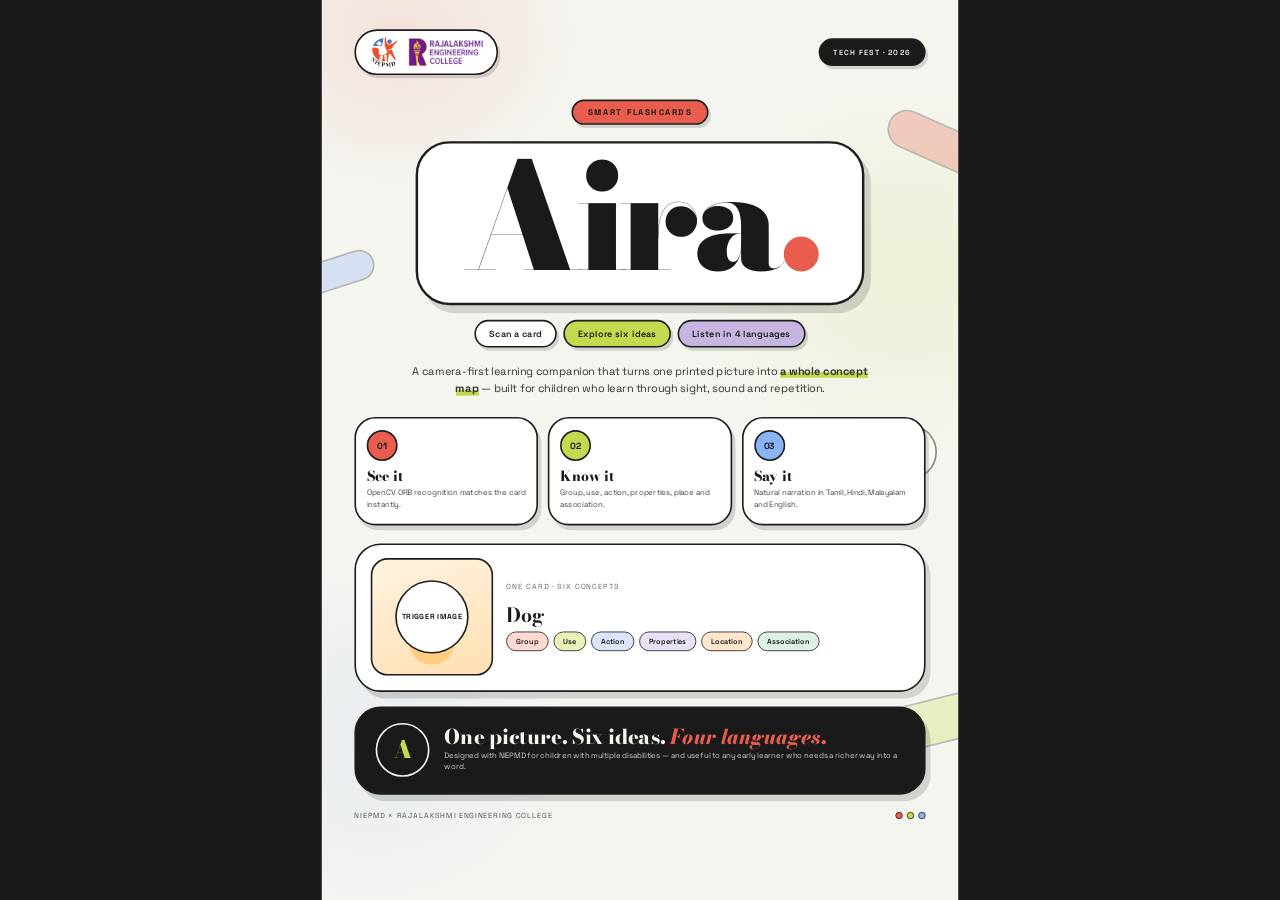
<file: .frontend-slides/slide-previews/style-b.html>
<!DOCTYPE html>
<html lang="en">
<head>
<meta charset="UTF-8">
<meta name="viewport" content="width=device-width, initial-scale=1.0">
<title>Aira Poster — Capsule</title>
<link rel="preconnect" href="https://fonts.googleapis.com">
<link rel="preconnect" href="https://fonts.gstatic.com" crossorigin>
<link href="https://fonts.googleapis.com/css2?family=Bodoni+Moda:ital,opsz,wght@0,6..96,400..900;1,6..96,400..900&family=Space+Grotesk:wght@400;500;600;700&display=swap" rel="stylesheet">
<style>
/* === FIXED STAGE BASE (from viewport-base.css) === */
html, body { width:100%; height:100%; margin:0; overflow:hidden; background:var(--stage-bg,#000); }
.deck-viewport { position:fixed; inset:0; overflow:hidden; background:var(--stage-bg,#000); }
.deck-stage { position:absolute; left:0; top:0; width:1920px; height:1080px; overflow:hidden; transform-origin:0 0; background:var(--slide-bg,#fff); }
.slide { position:absolute; inset:0; width:1920px; height:1080px; overflow:hidden; display:block; visibility:hidden; opacity:0; pointer-events:none; background:var(--slide-bg,#fff); }
.slide.active, .slide.visible { visibility:visible; opacity:1; pointer-events:auto; z-index:1; }
img, video, canvas, svg { max-width:100%; max-height:100%; }
.deck-controls { position:fixed; left:50%; bottom:22px; transform:translateX(-50%); z-index:1000; }
@media print { html,body{width:1920px;height:auto;overflow:visible;background:#fff;} .deck-viewport{position:static;overflow:visible;background:#fff;} .deck-stage{position:static;width:auto;height:auto;transform:none!important;background:none;} .slide{position:relative;display:block!important;visibility:visible!important;opacity:1!important;pointer-events:auto!important;width:1920px;height:1080px;break-after:page;page-break-after:always;} .slide:last-child{break-after:auto;page-break-after:auto;} .deck-controls{display:none!important;} }
@media (prefers-reduced-motion: reduce) { *,*::before,*::after{animation-duration:0.01ms!important;transition-duration:0.2s!important;} }

/* === POSTER STAGE — A2 PORTRAIT PROPORTION (780 x 1103) === */
:root {
  --stage-bg:#181818;
  --cream:#F5F5F0;
  --ink:#1A1A1A;
  --outline:#1E1E1E;
  --coral:#E85D4E;
  --lime:#C4D94E;
  --lavender:#C5B5E0;
  --sky:#8BB4F7;
  --shadow:rgba(26,26,26,.16);
}
.deck-stage { width:780px; height:1103px; background:var(--cream); color:var(--ink); }

/* === CANVAS ATMOSPHERE === */
.poster {
  position:relative; box-sizing:border-box; padding:36px 40px 34px;
  background:
    radial-gradient(360px 300px at 12% 4%, rgba(232,93,78,.13), transparent 65%),
    radial-gradient(420px 360px at 92% 30%, rgba(196,217,78,.16), transparent 65%),
    radial-gradient(380px 340px at 8% 82%, rgba(139,180,247,.13), transparent 65%),
    var(--cream);
  overflow:hidden;
}

/* decorative floating pills */
.float { position:absolute; border:2px solid var(--outline); border-radius:999px; opacity:.5; pointer-events:none; }
.f1 { width:120px; height:44px; background:var(--coral); top:150px; right:-34px; transform:rotate(24deg); opacity:.28; }
.f2 { width:92px; height:34px; background:var(--sky); top:315px; left:-30px; transform:rotate(-18deg); opacity:.3; }
.f3 { width:150px; height:52px; background:var(--lime); bottom:190px; right:-46px; transform:rotate(-14deg); opacity:.28; }
.f4 { width:64px; height:64px; background:#fff; top:520px; right:26px; transform:rotate(12deg); opacity:.5; }

/* === HEADER === */
.header { display:flex; justify-content:space-between; align-items:center; gap:14px; position:relative; z-index:3; }
.logo-pill { display:flex; align-items:center; gap:10px; background:#fff; border:2px solid var(--outline); border-radius:999px; padding:7px 16px; box-shadow:3px 4px 0 var(--shadow); }
.logo-pill img.niepmd { width:38px; height:38px; object-fit:contain; }
.logo-pill img.rec { width:92px; height:auto; object-fit:contain; }
.logo-pill span { font-family:"Space Grotesk",sans-serif; font-size:8.5px; font-weight:600; letter-spacing:.1em; text-transform:uppercase; line-height:1.35; }
.tag-pill { background:var(--ink); color:var(--cream); border:2px solid var(--outline); border-radius:999px; padding:9px 16px; font-family:"Space Grotesk",sans-serif; font-size:9px; font-weight:600; letter-spacing:.16em; text-transform:uppercase; box-shadow:3px 4px 0 var(--shadow); }

/* === HERO === */
.hero { position:relative; z-index:3; margin-top:30px; text-align:center; }
.kicker { display:inline-block; background:var(--coral); border:2px solid var(--outline); border-radius:999px; padding:7px 18px; font-family:"Space Grotesk",sans-serif; font-size:10px; font-weight:700; letter-spacing:.2em; text-transform:uppercase; box-shadow:3px 4px 0 var(--shadow); }

.title-pill {
  margin:20px auto 0; display:inline-flex; align-items:center; justify-content:center;
  background:#fff; border:3px solid var(--outline); border-radius:2.6rem;
  padding:6px 54px 20px; box-shadow:8px 10px 0 var(--shadow);
}
.title-pill h1 { font-family:"Bodoni Moda",serif; font-weight:900; font-size:178px; line-height:.95; margin:0; letter-spacing:-.045em; }
.title-pill h1 span { color:var(--coral); }

.subline { display:flex; justify-content:center; gap:8px; margin-top:18px; flex-wrap:wrap; }
.subline .pill { border:2px solid var(--outline); border-radius:999px; padding:8px 16px; background:#fff; font-family:"Space Grotesk",sans-serif; font-size:11px; font-weight:600; letter-spacing:.03em; box-shadow:3px 4px 0 var(--shadow); }
.subline .pill:nth-child(2) { background:var(--lime); }
.subline .pill:nth-child(3) { background:var(--lavender); }

.lede { max-width:560px; margin:18px auto 0; font-family:"Space Grotesk",sans-serif; font-size:13.5px; line-height:1.6; color:#333; }
.lede b { background:linear-gradient(transparent 58%, var(--lime) 58%); font-weight:700; }

/* === FEATURE PILLS === */
.features { display:grid; grid-template-columns:1fr 1fr 1fr; gap:12px; margin-top:24px; position:relative; z-index:3; }
.feature { background:#fff; border:2px solid var(--outline); border-radius:1.6rem; padding:14px 13px 16px; box-shadow:4px 6px 0 var(--shadow); }
.feature .icon { width:34px; height:34px; border-radius:999px; border:2px solid var(--outline); display:grid; place-items:center; font-family:"Space Grotesk",sans-serif; font-weight:700; font-size:11px; }
.feature:nth-child(1) .icon { background:var(--coral); }
.feature:nth-child(2) .icon { background:var(--lime); }
.feature:nth-child(3) .icon { background:var(--sky); }
.feature h3 { font-family:"Bodoni Moda",serif; font-size:17px; font-weight:800; margin:9px 0 5px; line-height:1.1; }
.feature p { font-family:"Space Grotesk",sans-serif; font-size:9.5px; line-height:1.45; margin:0; color:#444; }

/* === CARD MOCK === */
.card-mock {
  margin-top:22px; position:relative; z-index:3;
  background:#fff; border:2px solid var(--outline); border-radius:2rem; box-shadow:6px 8px 0 var(--shadow);
  padding:16px 18px 18px;
  display:grid; grid-template-columns:150px 1fr; gap:16px; align-items:center;
}
.thumb { height:140px; border-radius:1.3rem; border:2px solid var(--outline); background:
  radial-gradient(circle at 50% 42%, #FFE0B2 0 30%, transparent 31%),
  radial-gradient(circle at 50% 72%, #FFCC80 0 22%, transparent 23%),
  linear-gradient(160deg,#FFF3E0,#FFE0B2);
  display:grid; place-items:center; }
.thumb .pup { width:86px; height:86px; border-radius:999px; border:2px solid var(--outline); background:#fff; display:grid; place-items:center; font-family:"Space Grotesk",sans-serif; font-size:9px; font-weight:700; letter-spacing:.08em; text-transform:uppercase; }
.concepts { display:flex; flex-wrap:wrap; gap:6px; }
.concepts .c { border:1.5px solid var(--outline); border-radius:999px; padding:5px 11px; font-family:"Space Grotesk",sans-serif; font-size:9px; font-weight:600; background:var(--cream); }
.concepts .c:nth-child(6n+1){background:#FFD9D2;} .concepts .c:nth-child(6n+2){background:#EAF2B8;}
.concepts .c:nth-child(6n+3){background:#DCE6FB;} .concepts .c:nth-child(6n+4){background:#E8E0F6;}
.concepts .c:nth-child(6n+5){background:#FFE6CC;} .concepts .c:nth-child(6n+6){background:#DDF0E4;}
.card-mock h4 { font-family:"Bodoni Moda",serif; font-size:24px; margin:0 0 2px; }
.card-mock .caption { font-family:"Space Grotesk",sans-serif; font-size:9px; letter-spacing:.14em; text-transform:uppercase; color:#666; margin-bottom:10px; }

/* === CLOSING BANNER === */
.closing {
  position:relative; z-index:3; margin-top:18px; background:var(--ink); color:var(--cream);
  border:2px solid var(--outline); border-radius:2rem; box-shadow:6px 8px 0 var(--shadow);
  padding:18px 24px 20px; display:flex; align-items:center; gap:18px;
}
.closing .badge { flex:0 0 auto; width:62px; height:62px; border-radius:999px; border:2px solid var(--cream); display:grid; place-items:center; font-family:"Bodoni Moda",serif; font-size:29px; font-weight:900; color:var(--lime); }
.closing h2 { font-family:"Bodoni Moda",serif; font-size:25px; font-weight:800; margin:0 0 4px; line-height:1.05; }
.closing h2 em { color:var(--coral); font-style:italic; }
.closing p { font-family:"Space Grotesk",sans-serif; font-size:9.5px; line-height:1.45; margin:0; color:#CFCFC8; }

/* === FOOTER === */
.footer { position:relative; z-index:3; display:flex; justify-content:space-between; align-items:center; margin-top:20px; font-family:"Space Grotesk",sans-serif; font-size:9px; letter-spacing:.12em; text-transform:uppercase; color:#555; }
.footer .dots { display:flex; gap:5px; }
.footer .dots i { width:7px; height:7px; border-radius:999px; border:1.5px solid var(--outline); display:block; }
.footer .dots i:nth-child(1){background:var(--coral);} .footer .dots i:nth-child(2){background:var(--lime);} .footer .dots i:nth-child(3){background:var(--sky);}

/* === MOTION === */
.header,.hero,.features,.card-mock,.closing,.footer { opacity:0; transform:translateY(16px); animation:rise .75s cubic-bezier(.2,.8,.2,1) forwards; }
.hero{animation-delay:.1s;} .features{animation-delay:.22s;} .card-mock{animation-delay:.32s;} .closing{animation-delay:.4s;} .footer{animation-delay:.48s;}
@keyframes rise { to { opacity:1; transform:translateY(0); } }
.float { animation:bob 6s ease-in-out infinite alternate; }
.f2{animation-delay:-2s;} .f3{animation-delay:-4s;}
@keyframes bob { from{transform:translateY(0) rotate(12deg);} to{transform:translateY(-12px) rotate(16deg);} }
</style>
</head>
<body>
<div class="deck-viewport">
  <main class="deck-stage poster">
    <div class="float f1"></div><div class="float f2"></div><div class="float f3"></div><div class="float f4"></div>

    <!-- HEADER -->
    <header class="header">
      <div class="logo-pill">
        <img class="niepmd" src="../../user/frontend/assets/niepmd-logo.png" alt="NIEPMD">
        <img class="rec" src="../../user/frontend/assets/rec-logo-small-nobg.png" alt="Rajalakshmi Engineering College">
      </div>
      <div class="tag-pill">Tech fest · 2026</div>
    </header>

    <!-- HERO -->
    <section class="hero">
      <div class="kicker">Smart flashcards</div>
      <div class="title-pill"><h1>Aira<span>.</span></h1></div>
      <div class="subline">
        <span class="pill">Scan a card</span>
        <span class="pill">Explore six ideas</span>
        <span class="pill">Listen in 4 languages</span>
      </div>
      <p class="lede">A camera-first learning companion that turns one printed picture into <b>a whole concept map</b> — built for children who learn through sight, sound and repetition.</p>
    </section>

    <!-- FEATURES -->
    <section class="features">
      <div class="feature">
        <div class="icon">01</div>
        <h3>See it</h3>
        <p>OpenCV ORB recognition matches the card instantly.</p>
      </div>
      <div class="feature">
        <div class="icon">02</div>
        <h3>Know it</h3>
        <p>Group, use, action, properties, place and association.</p>
      </div>
      <div class="feature">
        <div class="icon">03</div>
        <h3>Say it</h3>
        <p>Natural narration in Tamil, Hindi, Malayalam and English.</p>
      </div>
    </section>

    <!-- CARD MOCK -->
    <section class="card-mock">
      <div class="thumb"><div class="pup">Trigger image</div></div>
      <div>
        <div class="caption">One card · Six concepts</div>
        <h4>Dog</h4>
        <div class="concepts">
          <span class="c">Group</span><span class="c">Use</span><span class="c">Action</span>
          <span class="c">Properties</span><span class="c">Location</span><span class="c">Association</span>
        </div>
      </div>
    </section>

    <!-- CLOSING BANNER -->
    <section class="closing">
      <div class="badge">A</div>
      <div>
        <h2>One picture. Six ideas. <em>Four languages.</em></h2>
        <p>Designed with NIEPMD for children with multiple disabilities — and useful to any early learner who needs a richer way into a word.</p>
      </div>
    </section>

    <!-- FOOTER -->
    <footer class="footer">
      <span>NIEPMD × Rajalakshmi Engineering College</span>
      <span class="dots"><i></i><i></i><i></i></span>
    </footer>
  </main>
</div>

<script>
/* === SCALE THE FIXED A2 STAGE TO THE VIEWPORT === */
const stage = document.querySelector('.deck-stage');
const W = 780, H = 1103;
function fit() {
  const s = Math.min(window.innerWidth / W, window.innerHeight / H);
  stage.style.transform = `translate(${(window.innerWidth - W * s) / 2}px, ${(window.innerHeight - H * s) / 2}px) scale(${s})`;
}
window.addEventListener('resize', fit);
fit();
</script>
</body>
</html>
</file>
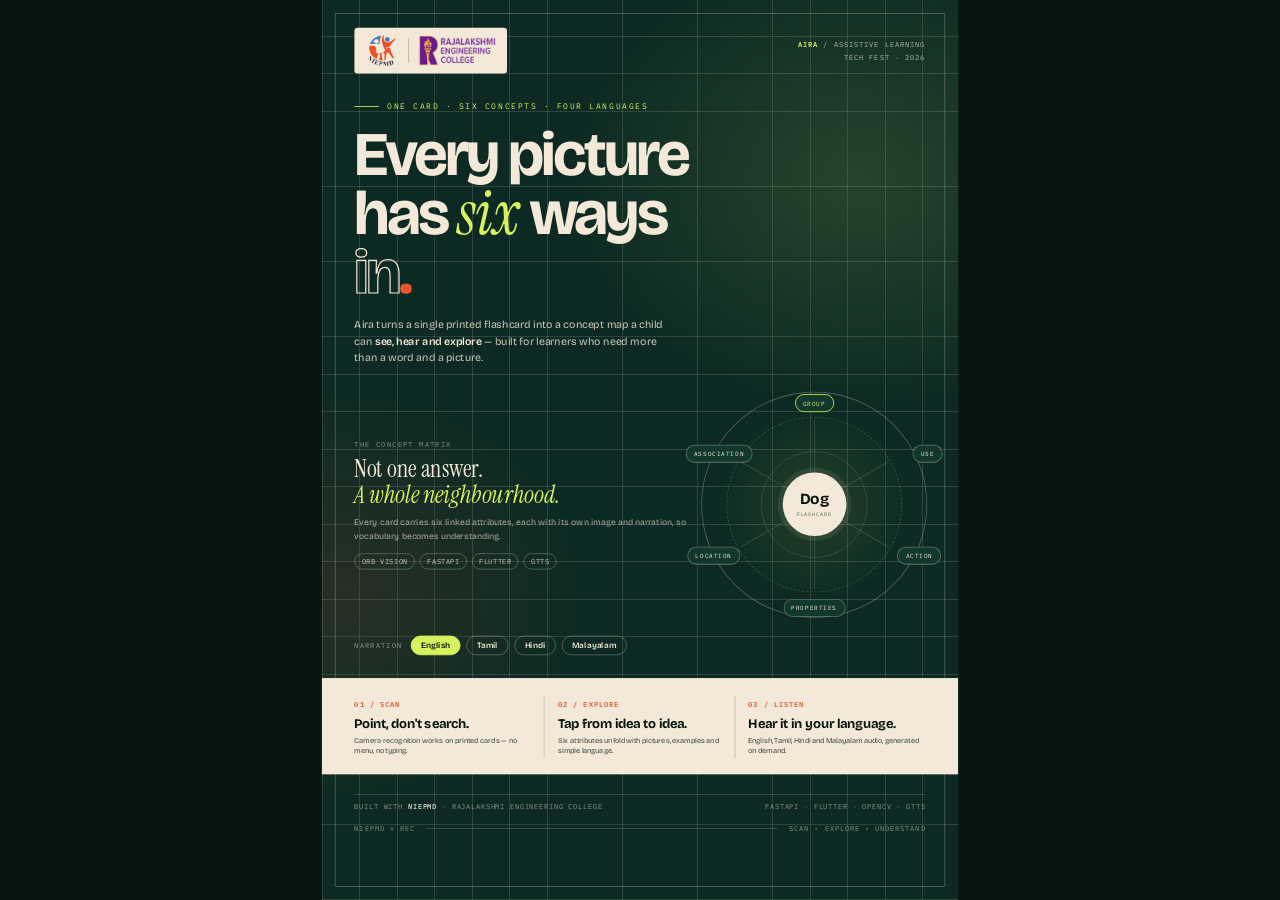
<file: .frontend-slides/slide-previews/style-c.html>
<!DOCTYPE html>
<html lang="en">
<head>
<meta charset="UTF-8">
<meta name="viewport" content="width=device-width, initial-scale=1.0">
<title>Aira Poster — Sensory Atlas</title>
<link rel="preconnect" href="https://fonts.googleapis.com">
<link rel="preconnect" href="https://fonts.gstatic.com" crossorigin>
<link href="https://fonts.googleapis.com/css2?family=Bricolage+Grotesque:opsz,wght@12..96,400..800&family=Instrument+Serif:ital@0;1&family=IBM+Plex+Mono:wght@400;500;600&display=swap" rel="stylesheet">
<style>
/* === FIXED STAGE BASE (from viewport-base.css) === */
html, body { width:100%; height:100%; margin:0; overflow:hidden; background:var(--stage-bg,#000); }
.deck-viewport { position:fixed; inset:0; overflow:hidden; background:var(--stage-bg,#000); }
.deck-stage { position:absolute; left:0; top:0; width:1920px; height:1080px; overflow:hidden; transform-origin:0 0; background:var(--slide-bg,#fff); }
.slide { position:absolute; inset:0; width:1920px; height:1080px; overflow:hidden; display:block; visibility:hidden; opacity:0; pointer-events:none; background:var(--slide-bg,#fff); }
.slide.active, .slide.visible { visibility:visible; opacity:1; pointer-events:auto; z-index:1; }
img, video, canvas, svg { max-width:100%; max-height:100%; }
.deck-controls { position:fixed; left:50%; bottom:22px; transform:translateX(-50%); z-index:1000; }
@media print { html,body{width:1920px;height:auto;overflow:visible;background:#fff;} .deck-viewport{position:static;overflow:visible;background:#fff;} .deck-stage{position:static;width:auto;height:auto;transform:none!important;background:none;} .slide{position:relative;display:block!important;visibility:visible!important;opacity:1!important;pointer-events:auto!important;width:1920px;height:1080px;break-after:page;page-break-after:always;} .slide:last-child{break-after:auto;page-break-after:auto;} .deck-controls{display:none!important;} }
@media (prefers-reduced-motion: reduce) { *,*::before,*::after{animation-duration:0.01ms!important;transition-duration:0.2s!important;} }

/* === POSTER STAGE — A2 PORTRAIT PROPORTION (780 x 1103) === */
:root {
  --stage-bg:#071611;
  --pine:#0C2A23;
  --pine-2:#12382E;
  --paper:#F4E9D8;
  --lime:#D8F25E;
  --verm:#E4572E;
  --ink:#08140F;
  --faint:rgba(244,233,216,.14);
}
.deck-stage { width:780px; height:1103px; background:var(--pine); color:var(--paper); }

/* === CANVAS: GRID + GLOW === */
.poster {
  position:relative; box-sizing:border-box; padding:34px 40px 30px;
  background:
    radial-gradient(520px 420px at 84% 20%, rgba(216,242,94,.13), transparent 68%),
    radial-gradient(420px 360px at 4% 66%, rgba(228,87,46,.12), transparent 70%),
    repeating-linear-gradient(0deg, var(--faint) 0 1px, transparent 1px 46px),
    repeating-linear-gradient(90deg, var(--faint) 0 1px, transparent 1px 46px),
    var(--pine);
  overflow:hidden;
}
.poster::before {
  content:""; position:absolute; inset:16px; border:1px solid rgba(244,233,216,.3); pointer-events:none;
}

/* === HEADER === */
.header { position:relative; z-index:4; display:flex; align-items:center; justify-content:space-between; gap:16px; }
.brand { display:flex; align-items:center; gap:12px; background:var(--paper); border-radius:4px; padding:8px 14px; color:var(--ink); }
.brand img.niepmd { width:40px; height:40px; object-fit:contain; }
.brand img.rec { width:94px; height:auto; object-fit:contain; }
.brand .sep { width:1px; height:30px; background:rgba(8,20,15,.28); }
.stamp { text-align:right; font-family:"IBM Plex Mono",monospace; font-size:9px; letter-spacing:.14em; text-transform:uppercase; line-height:1.7; color:rgba(244,233,216,.72); }
.stamp b { color:var(--lime); font-weight:600; }

/* === HERO === */
.hero { position:relative; z-index:4; margin-top:34px; }
.eyebrow { font-family:"IBM Plex Mono",monospace; font-size:10px; letter-spacing:.2em; text-transform:uppercase; color:var(--lime); display:flex; align-items:center; gap:10px; }
.eyebrow::before { content:""; width:30px; height:1px; background:var(--lime); }

.headline { font-family:"Bricolage Grotesque",sans-serif; font-weight:700; font-size:76px; line-height:.94; letter-spacing:-.045em; margin:18px 0 0; color:var(--paper); }
.headline .serif { font-family:"Instrument Serif",serif; font-style:italic; font-weight:400; color:var(--lime); letter-spacing:-.02em; }
.headline .outline { color:transparent; -webkit-text-stroke:1.5px var(--paper); }
.headline .dot { color:var(--verm); }

.lede { font-family:"Bricolage Grotesque",sans-serif; font-weight:400; font-size:13px; line-height:1.58; color:rgba(244,233,216,.82); max-width:395px; margin:18px 0 0; }
.lede b { color:var(--paper); font-weight:600; }

/* === CONCEPT ORBIT === */
.orbit-wrap { position:relative; z-index:4; display:grid; grid-template-columns:1fr 275px; gap:18px; align-items:center; margin-top:30px; }
.orbit-copy { font-family:"Bricolage Grotesque",sans-serif; }
.orbit-copy .mini-label { font-family:"IBM Plex Mono",monospace; font-size:9px; letter-spacing:.18em; text-transform:uppercase; color:rgba(244,233,216,.55); margin-bottom:10px; }
.orbit-copy h2 { font-family:"Instrument Serif",serif; font-weight:400; font-size:29px; line-height:1.08; margin:0 0 10px; color:var(--paper); }
.orbit-copy h2 em { color:var(--lime); }
.orbit-copy p { font-size:10.5px; line-height:1.55; color:rgba(244,233,216,.66); margin:0; }
.orbit-copy .chips { display:flex; gap:6px; margin-top:13px; flex-wrap:wrap; }
.orbit-copy .chips span { font-family:"IBM Plex Mono",monospace; font-size:8px; letter-spacing:.08em; text-transform:uppercase; border:1px solid rgba(244,233,216,.3); border-radius:999px; padding:4px 8px; color:rgba(244,233,216,.8); }

.orbit {
  width:275px; height:275px; border-radius:999px; position:relative;
  border:1px solid rgba(244,233,216,.3);
  background:radial-gradient(circle at 50% 50%, rgba(216,242,94,.12), transparent 62%);
  display:grid; place-items:center;
}
.orbit::before { content:""; position:absolute; inset:30px; border-radius:999px; border:1px dashed rgba(244,233,216,.22); }
.orbit::after { content:""; position:absolute; inset:72px; border-radius:999px; border:1px solid rgba(244,233,216,.16); }
.core { width:78px; height:78px; border-radius:999px; background:var(--paper); color:var(--ink); display:grid; place-items:center; text-align:center; position:relative; z-index:3; box-shadow:0 0 0 6px rgba(244,233,216,.08); }
.core b { display:block; font-family:"Bricolage Grotesque",sans-serif; font-size:19px; line-height:1; letter-spacing:-.03em; }
.core small { display:block; font-family:"IBM Plex Mono",monospace; font-size:6.5px; letter-spacing:.12em; text-transform:uppercase; margin-top:4px; color:#4F5E4A; }
.node { position:absolute; font-family:"IBM Plex Mono",monospace; font-size:7.5px; letter-spacing:.08em; text-transform:uppercase; padding:5px 9px; border-radius:999px; border:1px solid rgba(244,233,216,.35); background:var(--pine-2); color:var(--paper); white-space:nowrap; z-index:4; }
.node.n1{ top:2px; left:50%; transform:translateX(-50%); border-color:var(--lime); color:var(--lime); }
.node.n2{ top:64px; right:-20px; }
.node.n3{ bottom:64px; right:-18px; }
.node.n4{ bottom:0px; left:50%; transform:translateX(-50%); }
.node.n5{ bottom:64px; left:-18px; }
.node.n6{ top:64px; left:-20px; }
.spoke { position:absolute; left:50%; top:50%; width:1px; height:104px; background:rgba(244,233,216,.18); transform-origin:top center; z-index:1; }
.spoke.s1{transform:translateX(-50%) rotate(0deg);} .spoke.s2{transform:translateX(-50%) rotate(60deg);} .spoke.s3{transform:translateX(-50%) rotate(120deg);}
.spoke.s4{transform:translateX(-50%) rotate(180deg);} .spoke.s5{transform:translateX(-50%) rotate(240deg);} .spoke.s6{transform:translateX(-50%) rotate(300deg);}

/* === PAPER STRIP === */
.strip {
  position:relative; z-index:4; margin:28px -40px 0; background:var(--paper); color:var(--ink);
  padding:22px 40px 20px; display:grid; grid-template-columns:1fr 1fr 1fr; gap:0;
}
.strip .item { padding:2px 16px; border-right:1px solid rgba(8,20,15,.22); }
.strip .item:first-child { padding-left:0; }
.strip .item:last-child { border-right:none; padding-right:0; }
.strip .n { font-family:"IBM Plex Mono",monospace; font-size:9px; letter-spacing:.14em; color:var(--verm); font-weight:600; }
.strip h3 { font-family:"Bricolage Grotesque",sans-serif; font-size:16px; letter-spacing:-.02em; margin:6px 0 5px; font-weight:700; }
.strip p { font-family:"Bricolage Grotesque",sans-serif; font-size:9px; line-height:1.45; margin:0; color:#3D4A41; }

/* === CREDITS === */
.credits { position:relative; z-index:4; display:flex; justify-content:space-between; gap:14px; margin-top:24px; padding-top:10px; border-top:1px solid rgba(244,233,216,.22); font-family:"IBM Plex Mono",monospace; font-size:8px; letter-spacing:.12em; text-transform:uppercase; color:rgba(244,233,216,.55); }
.credits b { color:var(--paper); font-weight:500; }

/* === FOOTER === */
.footer { position:relative; z-index:4; display:flex; justify-content:space-between; align-items:center; margin-top:16px; font-family:"IBM Plex Mono",monospace; font-size:8.5px; letter-spacing:.14em; text-transform:uppercase; color:rgba(244,233,216,.55); }
.footer .line { flex:1; height:1px; background:rgba(244,233,216,.22); margin:0 14px; }
.footer b { color:var(--lime); font-weight:500; }

/* === MOTION === */
.header,.hero,.orbit-wrap,.langs,.strip,.credits,.footer { opacity:0; transform:translateY(16px); animation:rise .8s cubic-bezier(.2,.8,.2,1) forwards; }
.hero{animation-delay:.1s;} .orbit-wrap{animation-delay:.22s;} .langs{animation-delay:.3s;} .strip{animation-delay:.38s;} .credits{animation-delay:.44s;} .footer{animation-delay:.5s;}
@keyframes rise { to { opacity:1; transform:translateY(0); } }
.orbit { animation:pulse 5s ease-in-out infinite alternate; }
@keyframes pulse { from { box-shadow:0 0 0 0 rgba(216,242,94,.0); } to { box-shadow:0 0 0 14px rgba(216,242,94,.06); } }

/* === LANGUAGE ROW === */
.langs { position:relative; z-index:4; display:flex; align-items:center; gap:10px; margin-top:22px; }
.langs .tag { font-family:"IBM Plex Mono",monospace; font-size:8.5px; letter-spacing:.18em; text-transform:uppercase; color:rgba(244,233,216,.55); }
.langs .list { display:flex; gap:7px; flex-wrap:wrap; }
.langs .list span { font-family:"Bricolage Grotesque",sans-serif; font-size:10px; font-weight:600; border:1px solid rgba(244,233,216,.32); border-radius:999px; padding:5px 12px; color:var(--paper); }
.langs .list span:first-child { background:var(--lime); color:var(--ink); border-color:var(--lime); }
</style>
</head>
<body>
<div class="deck-viewport">
  <main class="deck-stage poster">

    <!-- HEADER -->
    <header class="header">
      <div class="brand">
        <img class="niepmd" src="../../user/frontend/assets/niepmd-logo.png" alt="NIEPMD">
        <div class="sep"></div>
        <img class="rec" src="../../user/frontend/assets/rec-logo-small-nobg.png" alt="Rajalakshmi Engineering College">
      </div>
      <div class="stamp"><b>Aira</b> / assistive learning<br>Tech fest · 2026</div>
    </header>

    <!-- HERO -->
    <section class="hero">
      <div class="eyebrow">One card · Six concepts · Four languages</div>
      <h1 class="headline">Every picture<br>has <span class="serif">six</span> ways<br><span class="outline">in</span><span class="dot">.</span></h1>
      <p class="lede">Aira turns a single printed flashcard into a concept map a child can <b>see, hear and explore</b> — built for learners who need more than a word and a picture.</p>
    </section>

    <!-- ORBIT -->
    <section class="orbit-wrap">
      <div class="orbit-copy">
        <div class="mini-label">The concept matrix</div>
        <h2>Not one answer.<br><em>A whole neighbourhood.</em></h2>
        <p>Every card carries six linked attributes, each with its own image and narration, so vocabulary becomes understanding.</p>
        <div class="chips"><span>ORB vision</span><span>FastAPI</span><span>Flutter</span><span>gTTS</span></div>
      </div>

      <div class="orbit" aria-label="Six concept attributes orbiting a flashcard">
        <span class="spoke s1"></span><span class="spoke s2"></span><span class="spoke s3"></span>
        <span class="spoke s4"></span><span class="spoke s5"></span><span class="spoke s6"></span>
        <div class="core"><div><b>Dog</b><small>Flashcard</small></div></div>
        <span class="node n1">Group</span>
        <span class="node n2">Use</span>
        <span class="node n3">Action</span>
        <span class="node n4">Properties</span>
        <span class="node n5">Location</span>
        <span class="node n6">Association</span>
      </div>
    </section>

    <!-- LANGUAGES -->
    <section class="langs">
      <span class="tag">Narration</span>
      <div class="list"><span>English</span><span>Tamil</span><span>Hindi</span><span>Malayalam</span></div>
    </section>

    <!-- PAPER STRIP -->
    <section class="strip">
      <div class="item">
        <div class="n">01 / SCAN</div>
        <h3>Point, don't search.</h3>
        <p>Camera recognition works on printed cards — no menu, no typing.</p>
      </div>
      <div class="item">
        <div class="n">02 / EXPLORE</div>
        <h3>Tap from idea to idea.</h3>
        <p>Six attributes unfold with pictures, examples and simple language.</p>
      </div>
      <div class="item">
        <div class="n">03 / LISTEN</div>
        <h3>Hear it in your language.</h3>
        <p>English, Tamil, Hindi and Malayalam audio, generated on demand.</p>
      </div>
    </section>

    <!-- CREDITS -->
    <section class="credits">
      <span>Built with <b>NIEPMD</b> · Rajalakshmi Engineering College</span>
      <span>FastAPI · Flutter · OpenCV · gTTS</span>
    </section>

    <!-- FOOTER -->
    <footer class="footer">
      <span>NIEPMD × REC</span>
      <span class="line"></span>
      <span>Scan <b>·</b> Explore <b>·</b> Understand</span>
    </footer>
  </main>
</div>

<script>
/* === SCALE THE FIXED A2 STAGE TO THE VIEWPORT === */
const stage = document.querySelector('.deck-stage');
const W = 780, H = 1103;
function fit() {
  const s = Math.min(window.innerWidth / W, window.innerHeight / H);
  stage.style.transform = `translate(${(window.innerWidth - W * s) / 2}px, ${(window.innerHeight - H * s) / 2}px) scale(${s})`;
}
window.addEventListener('resize', fit);
fit();
</script>
</body>
</html>
</file>
